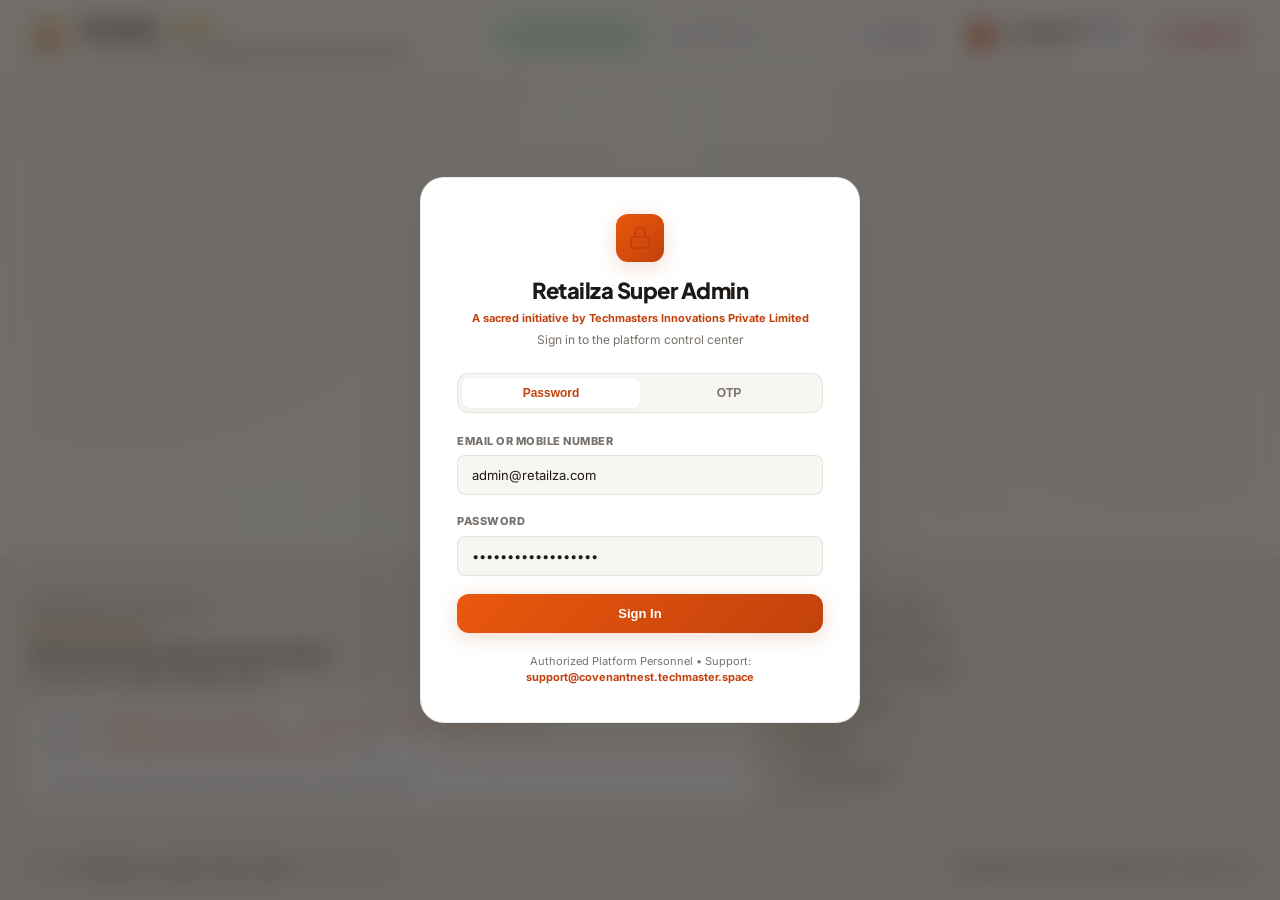
<file: backend/app/static/admin/index.html>
<!DOCTYPE html>
<html lang="en">
<head>
  <meta charset="UTF-8">
  <meta name="viewport" content="width=device-width, initial-scale=1.0">
  <title>Retailza Admin Control Center | Techmasters Innovations</title>
  <meta name="description" content="Retailza Admin Control Center - Techmasters Innovations Private Limited">
  
  <!-- Fonts -->
  <link rel="preconnect" href="https://fonts.googleapis.com">
  <link rel="preconnect" href="https://fonts.gstatic.com" crossorigin>
  <link href="https://fonts.googleapis.com/css2?family=Inter:wght@400;500;600;700&family=Plus+Jakarta+Sans:wght@500;600;700;800&display=swap" rel="stylesheet">
  
  <link rel="icon" type="image/png" href="favicon.png">
  <link rel="stylesheet" href="admin.css">
</head>
<body>

  <!-- Top Navigation Bar -->
  <header class="top-navbar" id="topNavbar">
    <div class="nav-brand-section">
      <div class="brand-logo-wrapper">
        <div class="brand-icon-gem" style="padding: 0; overflow: hidden; border-radius: 8px; display: flex; align-items: center; justify-content: center;">
          <img src="favicon.png" alt="Retailza Logo" style="width: 28px; height: 28px; object-fit: cover; border-radius: 6px;">
        </div>
        <div class="brand-title-group">
          <div class="brand-title-row">
            <span class="brand-name">Retailza</span>
            <span class="brand-tier-tag">ADMIN</span>
          </div>
          <div class="parent-company-badge">
            A sacred initiative by <strong>Techmasters Innovations Private Limited</strong>
          </div>
        </div>
      </div>
    </div>

    <!-- System Status Indicator -->
    <div class="system-status-container">
      <div class="system-health-pill">
        <span class="pulse-indicator">
          <span class="pulse-ring"></span>
          <span class="pulse-dot"></span>
        </span>
        <span class="health-label">System Operational</span>
      </div>
      <div class="clock-pill" id="liveClockDisplay">--:--:-- IST</div>
    </div>

    <!-- User Profile & Session Actions -->
    <div class="nav-actions-section" id="navUserArea">
      <button class="nav-refresh-btn" onclick="loadAllDashboardData()" title="Refresh Data">
        <svg width="14" height="14" viewBox="0 0 24 24" fill="none" stroke="currentColor" stroke-width="2" stroke-linecap="round" stroke-linejoin="round">
          <polyline points="23 4 23 10 17 10"/>
          <polyline points="1 20 1 14 7 14"/>
          <path d="M3.51 9a9 9 0 0 1 14.85-3.36L23 10M1 14l4.64 4.36A9 9 0 0 0 20.49 15"/>
        </svg>
        <span>Refresh</span>
      </button>

      <div class="user-profile-chip" id="userProfileChip">
        <div class="user-avatar-circle" id="userAvatar">SA</div>
        <div class="user-meta">
          <span class="user-email-text" id="adminEmailDisplay">admin@retailza.com</span>
          <span class="user-role-label">SUPER ADMIN</span>
        </div>
      </div>

      <button class="btn-signout" id="btnSignOut" onclick="handleLogout()" title="Sign Out">
        <svg width="14" height="14" viewBox="0 0 24 24" fill="none" stroke="currentColor" stroke-width="2" stroke-linecap="round" stroke-linejoin="round">
          <path d="M9 21H5a2 2 0 0 1-2-2V5a2 2 0 0 1 2-2h4"/>
          <polyline points="16 17 21 12 16 7"/>
          <line x1="21" y1="12" x2="9" y2="12"/>
        </svg>
        <span>Sign Out</span>
      </button>
    </div>
  </header>

  <!-- Navigation Sub-Bar -->
  <nav class="command-subnav" id="commandSubnav" style="display: none;">
    <div class="command-subnav-inner">
      <div class="nav-tabs-group">
        <button class="nav-tab-item active" id="tabBtn-overview" onclick="switchTab('overview')">
          <svg width="15" height="15" viewBox="0 0 24 24" fill="none" stroke="currentColor" stroke-width="2">
            <rect x="3" y="3" width="7" height="7"/>
            <rect x="14" y="3" width="7" height="7"/>
            <rect x="14" y="14" width="7" height="7"/>
            <rect x="3" y="14" width="7" height="7"/>
          </svg>
          <span>Overview</span>
        </button>

        <button class="nav-tab-item" id="tabBtn-stores" onclick="switchTab('stores')">
          <svg width="15" height="15" viewBox="0 0 24 24" fill="none" stroke="currentColor" stroke-width="2">
            <path d="M3 9l9-7 9 7v11a2 2 0 0 1-2 2H5a2 2 0 0 1-2-2z"/>
            <polyline points="9 22 9 12 15 12 15 22"/>
          </svg>
          <span>Stores</span>
          <span class="tab-badge-counter" id="tabStoresCount">0</span>
        </button>

        <button class="nav-tab-item" id="tabBtn-reminders" onclick="switchTab('reminders')">
          <svg width="15" height="15" viewBox="0 0 24 24" fill="none" stroke="currentColor" stroke-width="2">
            <path d="M18 8A6 6 0 0 0 6 8c0 7-3 9-3 9h18s-3-2-3-9"/>
            <path d="M13.73 21a2 2 0 0 1-3.46 0"/>
          </svg>
          <span>Renewals</span>
          <span class="tab-badge-urgent" id="tabExpiringCount">0</span>
        </button>

        <button class="nav-tab-item" id="tabBtn-broadcast" onclick="switchTab('broadcast')">
          <svg width="15" height="15" viewBox="0 0 24 24" fill="none" stroke="currentColor" stroke-width="2">
            <polygon points="11 5 6 9 2 9 2 15 6 15 11 19 11 5"/>
            <path d="M19.07 4.93a10 10 0 0 1 0 14.14"/>
          </svg>
          <span>Announcements</span>
        </button>

        <button class="nav-tab-item" id="tabBtn-payments" onclick="switchTab('payments')">
          <svg width="15" height="15" viewBox="0 0 24 24" fill="none" stroke="currentColor" stroke-width="2">
            <rect x="2" y="4" width="20" height="16" rx="2"/>
            <line x1="2" y1="10" x2="22" y2="10"/>
          </svg>
          <span>UPI Collections</span>
          <span class="tab-badge-counter" id="tabPaymentsCount">0</span>
        </button>
      </div>

      <div class="nav-search-shortcut">
        <div class="search-box-pill" onclick="focusSearch()">
          <svg width="14" height="14" viewBox="0 0 24 24" fill="none" stroke="currentColor" stroke-width="2">
            <circle cx="11" cy="11" r="8"/>
            <line x1="21" y1="21" x2="16.65" y2="16.65"/>
          </svg>
          <span class="search-placeholder">Search stores...</span>
          <kbd class="kbd-badge">Ctrl K</kbd>
        </div>
      </div>
    </div>
  </nav>

  <!-- Main Viewport -->
  <main class="main-content-layout" id="mainDashboard" style="display: none;">

    <!-- TAB 1: OVERVIEW -->
    <section class="tab-pane active" id="tab-overview">
      <div class="page-header-row">
        <div>
          <h1 class="page-title">Platform Overview</h1>
          <p class="page-subtitle">Real-time platform financial collections, active licenses, and merchant growth.</p>
        </div>
        <div class="page-actions-group">
          <button class="btn-action-outline" onclick="switchTab('broadcast')">
            <svg width="14" height="14" viewBox="0 0 24 24" fill="none" stroke="currentColor" stroke-width="2">
              <polygon points="11 5 6 9 2 9 2 15 6 15 11 19 11 5"/>
              <path d="M19.07 4.93a10 10 0 0 1 0 14.14"/>
            </svg>
            <span>New Announcement</span>
          </button>
          <button class="btn-primary" onclick="switchTab('reminders')">
            <svg width="14" height="14" viewBox="0 0 24 24" fill="none" stroke="currentColor" stroke-width="2">
              <path d="M18 8A6 6 0 0 0 6 8c0 7-3 9-3 9h18s-3-2-3-9"/>
              <path d="M13.73 21a2 2 0 0 1-3.46 0"/>
            </svg>
            <span>View Renewals</span>
          </button>
        </div>
      </div>

      <!-- 4 Financial & License KPI Cards -->
      <div class="kpi-cards-grid">
        <div class="kpi-luxury-card revenue-theme">
          <div class="card-accent-bar"></div>
          <div class="kpi-header-row">
            <span class="kpi-label">TOTAL REVENUE</span>
            <div class="kpi-icon-pill">
              <svg width="18" height="18" viewBox="0 0 24 24" fill="none" stroke="currentColor" stroke-width="2">
                <line x1="12" y1="1" x2="12" y2="23"/>
                <path d="M17 5H9.5a3.5 3.5 0 0 0 0 7h5a3.5 3.5 0 0 1 0 7H6"/>
              </svg>
            </div>
          </div>
          <div class="kpi-stat-value" id="kpiRevenue">₹0.00</div>
          <div class="kpi-meta-row">
            <span class="meta-label">All-time payment collections</span>
          </div>
        </div>

        <div class="kpi-luxury-card mrr-theme">
          <div class="card-accent-bar"></div>
          <div class="kpi-header-row">
            <span class="kpi-label">MONTHLY RECURRING REVENUE</span>
            <div class="kpi-icon-pill">
              <svg width="18" height="18" viewBox="0 0 24 24" fill="none" stroke="currentColor" stroke-width="2">
                <polyline points="23 6 13.5 15.5 8.5 10.5 1 18"/>
                <polyline points="17 6 23 6 23 12"/>
              </svg>
            </div>
          </div>
          <div class="kpi-stat-value" id="kpiMRR">₹0.00</div>
          <div class="kpi-meta-row">
            <span class="meta-label">Current monthly projected run-rate</span>
          </div>
        </div>

        <div class="kpi-luxury-card stores-theme">
          <div class="card-accent-bar"></div>
          <div class="kpi-header-row">
            <span class="kpi-label">REGISTERED STORES</span>
            <div class="kpi-icon-pill">
              <svg width="18" height="18" viewBox="0 0 24 24" fill="none" stroke="currentColor" stroke-width="2">
                <path d="M3 9l9-7 9 7v11a2 2 0 0 1-2 2H5a2 2 0 0 1-2-2z"/>
              </svg>
            </div>
          </div>
          <div class="kpi-stat-value" id="kpiStores">0</div>
          <div class="kpi-meta-row">
            <span class="meta-label"><span id="kpiTodaySignups">0</span> registered today • <span id="kpiWeekSignups">0</span> this week</span>
          </div>
        </div>

        <div class="kpi-luxury-card active-theme">
          <div class="card-accent-bar"></div>
          <div class="kpi-header-row">
            <span class="kpi-label">ACTIVE LICENSES</span>
            <div class="kpi-icon-pill">
              <svg width="18" height="18" viewBox="0 0 24 24" fill="none" stroke="currentColor" stroke-width="2">
                <path d="M22 11.08V12a10 10 0 1 1-5.93-9.14"/>
                <polyline points="22 4 12 14.01 9 11.01"/>
              </svg>
            </div>
          </div>
          <div class="kpi-stat-value" id="kpiActiveSubs">0</div>
          <div class="kpi-meta-row">
            <span class="meta-label">Stores with active subscription access</span>
          </div>
        </div>
      </div>

      <!-- Subscription Status Breakdown -->
      <div class="glass-panel-card" style="margin-top: 24px;">
        <div class="panel-header">
          <div>
            <h2 class="panel-title">Subscription Status Breakdown</h2>
            <p class="panel-subtitle">Live distribution across registered store licenses</p>
          </div>
        </div>

        <div class="progress-bar-composite">
          <div class="progress-segment seg-active" id="barSegActive" style="width: 25%;" title="Active"></div>
          <div class="progress-segment seg-expiring" id="barSegExpiring" style="width: 25%;" title="Expiring Soon"></div>
          <div class="progress-segment seg-expired" id="barSegExpired" style="width: 25%;" title="Expired"></div>
          <div class="progress-segment seg-pending" id="barSegPending" style="width: 25%;" title="Pending"></div>
        </div>

        <div class="legend-grid">
          <div class="legend-item">
            <div class="legend-badge active"></div>
            <div>
              <div class="legend-num" id="statActive">0</div>
              <div class="legend-label">Active</div>
            </div>
          </div>
          <div class="legend-item">
            <div class="legend-badge expiring"></div>
            <div>
              <div class="legend-num" id="statExpiring">0</div>
              <div class="legend-label">Expiring Soon (&le; 3 days)</div>
            </div>
          </div>
          <div class="legend-item">
            <div class="legend-badge expired"></div>
            <div>
              <div class="legend-num" id="statExpired">0</div>
              <div class="legend-label">Expired</div>
            </div>
          </div>
          <div class="legend-item">
            <div class="legend-badge pending"></div>
            <div>
              <div class="legend-num" id="statPending">0</div>
              <div class="legend-label">Pending Activation</div>
            </div>
          </div>
        </div>
      </div>
    </section>

    <!-- TAB 2: STORES DIRECTORY -->
    <section class="tab-pane" id="tab-stores" style="display: none;">
      <div class="glass-panel-card">
        <div class="table-control-header">
          <div>
            <h2 class="section-title">Stores Directory</h2>
            <p class="section-subtitle">Registered merchant details, subscription status, and billing volumes.</p>
          </div>

          <div class="table-actions-row">
            <div class="search-input-wrapper">
              <svg width="14" height="14" viewBox="0 0 24 24" fill="none" stroke="currentColor" stroke-width="2">
                <circle cx="11" cy="11" r="8"/>
                <line x1="21" y1="21" x2="16.65" y2="16.65"/>
              </svg>
              <input type="text" id="storeSearchInput" placeholder="Search by store name, owner, phone, email, city..." oninput="handleSearchInput(event)">
              <button class="clear-search-btn" id="btnClearSearch" onclick="clearSearch()" style="display: none;">Clear</button>
            </div>

            <div class="filter-pills-bar">
              <button class="filter-pill active" data-filter="ALL" onclick="setFilter('ALL')">All</button>
              <button class="filter-pill" data-filter="ACTIVE" onclick="setFilter('ACTIVE')">Active</button>
              <button class="filter-pill" data-filter="EXPIRING" onclick="setFilter('EXPIRING')">Expiring Soon</button>
              <button class="filter-pill" data-filter="EXPIRED" onclick="setFilter('EXPIRED')">Expired</button>
              <button class="filter-pill" data-filter="PENDING" onclick="setFilter('PENDING')">Pending</button>
            </div>
          </div>
        </div>

        <div class="table-responsive-wrapper">
          <table class="enterprise-table" id="shopsTable">
            <thead>
              <tr>
                <th>STORE</th>
                <th>OWNER &amp; CONTACT</th>
                <th>LOCATION</th>
                <th>REGISTERED</th>
                <th>STATUS</th>
                <th>EXPIRES</th>
                <th>SALES VOLUME</th>
                <th style="text-align: right;">ACTIONS</th>
              </tr>
            </thead>
            <tbody id="shopsTableBody">
              <tr>
                <td colspan="8" class="table-state-cell">Loading stores...</td>
              </tr>
            </tbody>
          </table>
        </div>

        <div class="table-footer-bar">
          <div class="table-counter-text" id="tableResultsCount">Showing 0 stores</div>
        </div>
      </div>
    </section>

    <!-- TAB 3: RENEWALS -->
    <section class="tab-pane" id="tab-reminders" style="display: none;">
      <div class="glass-panel-card">
        <div class="panel-header">
          <div>
            <h2 class="section-title">Subscription Renewals</h2>
            <p class="section-subtitle">Stores requiring subscription renewal or license extension.</p>
          </div>
          <button class="btn-primary" onclick="sendBulkReminders()">
            <svg width="14" height="14" viewBox="0 0 24 24" fill="none" stroke="currentColor" stroke-width="2">
              <line x1="22" y1="2" x2="11" y2="13"/>
              <polygon points="22 2 15 22 11 13 2 9 22 2"/>
            </svg>
            <span>Send All Reminders</span>
          </button>
        </div>

        <div class="reminders-container" id="remindersList">
          <div class="table-state-cell">Checking expiring stores...</div>
        </div>
      </div>
    </section>

    <!-- TAB 4: ANNOUNCEMENTS -->
    <section class="tab-pane" id="tab-broadcast" style="display: none;">
      <div class="broadcast-layout-grid">
        <!-- Left: Broadcast Composer -->
        <div class="glass-panel-card">
          <div class="panel-header">
            <div>
              <h2 class="section-title">New Announcement</h2>
              <p class="section-subtitle">Broadcast messages directly to mobile merchant applications.</p>
            </div>
          </div>

          <form id="announcementForm" onsubmit="handleCreateAnnouncement(event)">
            <div class="form-group">
              <label for="annTitle">TITLE</label>
              <input type="text" id="annTitle" class="form-control" required placeholder="Announcement headline">
            </div>

            <div class="form-group">
              <label for="annTag">CATEGORY</label>
              <select id="annTag" class="form-control">
                <option value="FEATURE">Feature</option>
                <option value="UPDATE">System Update</option>
                <option value="OFFER">Special Offer</option>
                <option value="ALERT">Notice</option>
              </select>
            </div>

            <div class="form-group">
              <label for="annMessage">MESSAGE</label>
              <textarea id="annMessage" class="form-control" rows="4" required placeholder="Announcement message text for merchants..."></textarea>
            </div>

            <div class="form-group">
              <label for="annUrl">LINK URL (OPTIONAL)</label>
              <input type="url" id="annUrl" class="form-control" placeholder="https://retailza.com/notice">
            </div>

            <button type="submit" class="btn-primary" style="width: 100%; padding: 12px; margin-top: 8px;">
              <span>Publish Announcement</span>
            </button>
          </form>
        </div>

        <!-- Right: Published Announcements List -->
        <div class="glass-panel-card">
          <div class="panel-header">
            <div>
              <h2 class="section-title">Published Announcements</h2>
              <p class="section-subtitle">Active and past announcements broadcasted to stores.</p>
            </div>
          </div>

          <div id="announcementsHistoryList">
            <div class="table-state-cell">Loading announcements...</div>
          </div>
        </div>
      </div>
    </section>

    <!-- TAB 5: UPI COLLECTIONS -->
    <section class="tab-pane" id="tab-payments" style="display: none;">
      <div class="page-header-row">
        <div>
          <h1 class="page-title">UPI Direct Collections</h1>
          <p class="page-subtitle">Incoming ₹49.00 SaaS subscription payments received directly on UPI (sachin.pratik97-1@okaxis).</p>
        </div>
        <div class="page-actions-group">
          <button class="btn-action-outline" onclick="loadPayments()">
            <svg width="14" height="14" viewBox="0 0 24 24" fill="none" stroke="currentColor" stroke-width="2">
              <path d="M23 4v6h-6"/>
              <path d="M20.49 15a9 9 0 1 1-2.12-9.36L23 10"/>
            </svg>
            <span>Refresh</span>
          </button>
        </div>
      </div>

      <div class="glass-panel-card" style="margin-top: 16px;">
        <div class="table-responsive-wrapper">
          <table class="data-table">
            <thead>
              <tr>
                <th>DATE &amp; TIME</th>
                <th>STORE &amp; OWNER</th>
                <th>MOBILE</th>
                <th>AMOUNT</th>
                <th>UPI REF / UTR</th>
                <th>STATUS</th>
              </tr>
            </thead>
            <tbody id="paymentsTableBody">
              <tr>
                <td colspan="6" class="table-state-cell">Loading UPI payments...</td>
              </tr>
            </tbody>
          </table>
        </div>
      </div>
    </section>
  </main>

  <!-- Corporate Footer -->
  <footer class="corporate-footer" id="corporateFooter">
    <div class="footer-container">
      <div class="footer-grid">
        <!-- Col 1: Parent Company Entity & Contact -->
        <div class="footer-col col-corporate">
          <h4 class="footer-heading">ENGINEERED &amp; OPERATED BY</h4>
          <div class="sacred-initiative-badge">A sacred initiative by</div>
          <div class="company-name-highlight">Techmasters Innovations Private Limited</div>
          <p class="company-address-text">
            Headquartered in <strong>Bidar, Karnataka, India.</strong>
          </p>
          
          <div class="footer-contact-box">
            <div class="contact-row">
              <span class="contact-label">Contact:</span>
              <a href="mailto:info@techmastersinnovations.in" class="contact-link">info@techmastersinnovations.in</a>
              <span class="contact-divider">|</span>
              <a href="mailto:techmastersinnovations@gmail.com" class="contact-link">techmastersinnovations@gmail.com</a>
              <button class="btn-copy-email" onclick="copyTextToClipboard('info@techmastersinnovations.in')" title="Copy Email">Copy</button>
            </div>
            <div class="contact-row">
              <span class="contact-label">Support:</span>
              <a href="mailto:support@covenantnest.techmaster.space" class="contact-link">support@covenantnest.techmaster.space</a>
              <button class="btn-copy-email" onclick="copyTextToClipboard('support@covenantnest.techmaster.space')" title="Copy Support Email">Copy</button>
            </div>
            <div class="corporate-copy-subnote">
              &copy; 2026 Techmasters Innovations Private Limited. All rights reserved.
            </div>
          </div>
        </div>

        <!-- Col 2: Platform Resources -->
        <div class="footer-col col-links">
          <h4 class="footer-heading">PLATFORM RESOURCES</h4>
          <ul class="footer-links-list">
            <li><a href="/docs" target="_blank">API Documentation (/docs)</a></li>
            <li><a href="/api/health" target="_blank">System Health (/api/health)</a></li>
            <li><a href="javascript:void(0)" onclick="switchTab('stores')">Stores Directory</a></li>
            <li><a href="javascript:void(0)" onclick="switchTab('reminders')">Renewals</a></li>
            <li><a href="javascript:void(0)" onclick="switchTab('broadcast')">Announcements</a></li>
          </ul>
        </div>
      </div>

      <!-- Footer Bottom Copyright Bar -->
      <div class="footer-bottom-bar">
        <div class="copyright-text">
          &copy; 2026 <strong>Techmasters Innovations Private Limited</strong>. All rights reserved.
        </div>
        <div class="bottom-system-tags">
          <span class="tag-system">Headquartered in Bidar, Karnataka, India</span>
          <span class="tag-system">Build: v1.4.2</span>
        </div>
      </div>
    </div>
  </footer>

  <!-- MODAL: SUPER ADMIN AUTHENTICATION -->
  <div class="modal-backdrop-overlay" id="loginModal">
    <div class="auth-dialog-card">
      <div class="dialog-header-area">
        <div class="auth-logo-badge">
          <svg width="24" height="24" viewBox="0 0 24 24" fill="none" stroke="#C2410C" stroke-width="2">
            <rect x="3" y="11" width="18" height="11" rx="2" ry="2"/>
            <path d="M7 11V7a5 5 0 0 1 10 0v4"/>
          </svg>
        </div>
        <h2 class="dialog-title">Retailza Super Admin</h2>
        <div class="dialog-company-subtitle">A sacred initiative by <strong>Techmasters Innovations Private Limited</strong></div>
        <p class="dialog-tagline">Sign in to the platform control center</p>
      </div>

      <!-- Auth Mode Switcher -->
      <div class="auth-toggle-pill">
        <button id="authTabPassword" type="button" class="toggle-btn active" onclick="setLoginMode('password')">Password</button>
        <button id="authTabOtp" type="button" class="toggle-btn" onclick="setLoginMode('otp')">OTP</button>
      </div>

      <!-- Password Login Form -->
      <form id="passwordLoginForm" onsubmit="handlePasswordLogin(event)">
        <div class="form-group">
          <label for="loginIdentifier">EMAIL OR MOBILE NUMBER</label>
          <input type="text" id="loginIdentifier" class="form-control" value="admin@retailza.com" required placeholder="admin@retailza.com or mobile number">
        </div>
        <div class="form-group">
          <label for="loginPassword">PASSWORD</label>
          <input type="password" id="loginPassword" class="form-control" value="Admin@Retailza2026" required placeholder="Password">
        </div>
        <button type="submit" class="btn-primary" style="width: 100%; padding: 12px; margin-top: 8px;">
          <span>Sign In</span>
        </button>
      </form>

      <!-- OTP Login Form -->
      <form id="otpLoginForm" onsubmit="handleOtpLogin(event)" style="display: none;">
        <div class="form-group">
          <label for="otpIdentifier">EMAIL OR MOBILE NUMBER</label>
          <input type="text" id="otpIdentifier" class="form-control" value="admin@retailza.com" required placeholder="admin@retailza.com or mobile number">
        </div>
        <div id="otpInputGroup" class="form-group" style="display: none;">
          <label for="otpCode">OTP CODE</label>
          <input type="text" id="otpCode" class="form-control" maxlength="6" placeholder="Enter OTP">
          <span class="debug-otp-hint" id="debugOtpHint"></span>
        </div>
        <button type="button" id="btnRequestOtp" class="btn-action-outline" style="width: 100%; padding: 12px; justify-content: center; margin-top: 8px;" onclick="requestAdminOtp()">
          <span>Request OTP</span>
        </button>
        <button type="submit" id="btnVerifyOtp" class="btn-primary" style="width: 100%; padding: 12px; margin-top: 8px; display: none;">
          <span>Verify &amp; Sign In</span>
        </button>
      </form>

      <div class="dialog-footer-note">
        Authorized Platform Personnel • Support: <a href="mailto:support@covenantnest.techmaster.space">support@covenantnest.techmaster.space</a>
      </div>
    </div>
  </div>

  <!-- Toast Container -->
  <div id="toastContainer" class="toast-stack-container"></div>

  <script src="admin.js"></script>
</body>
</html>
</file>
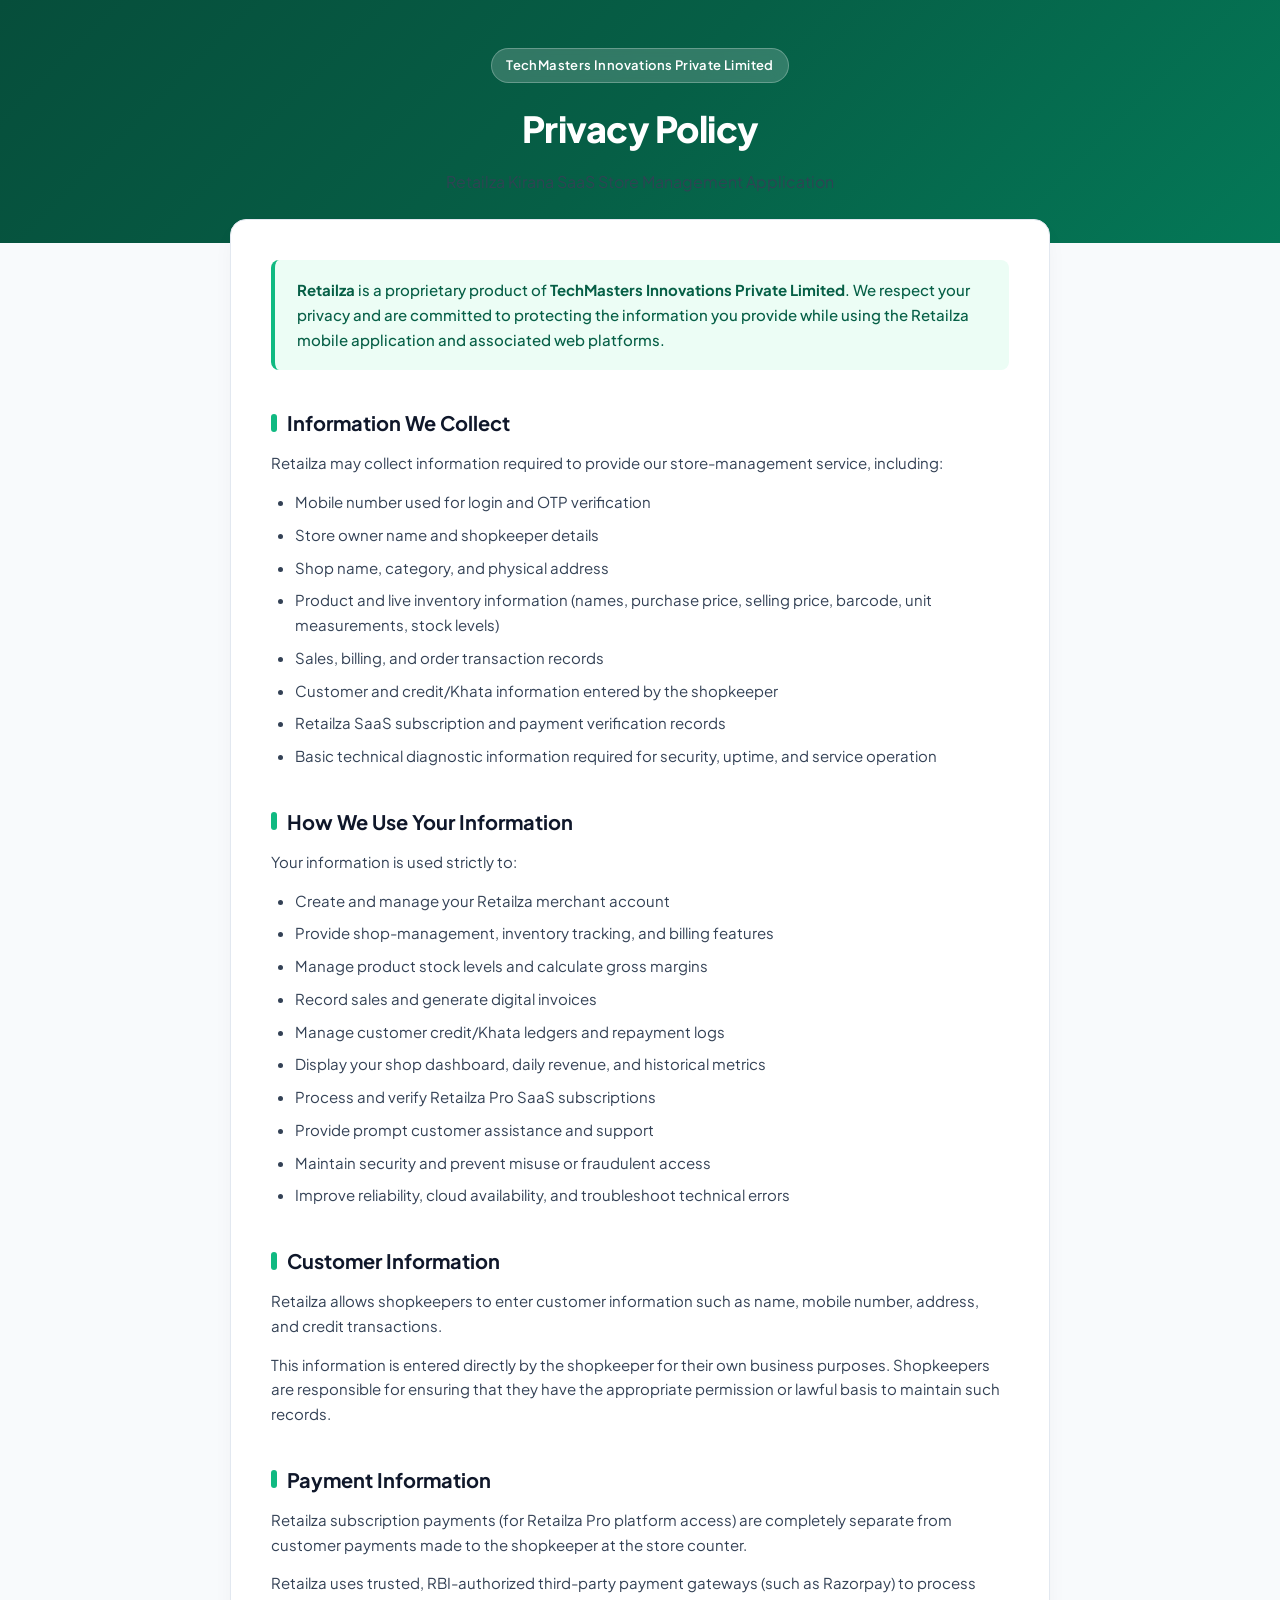
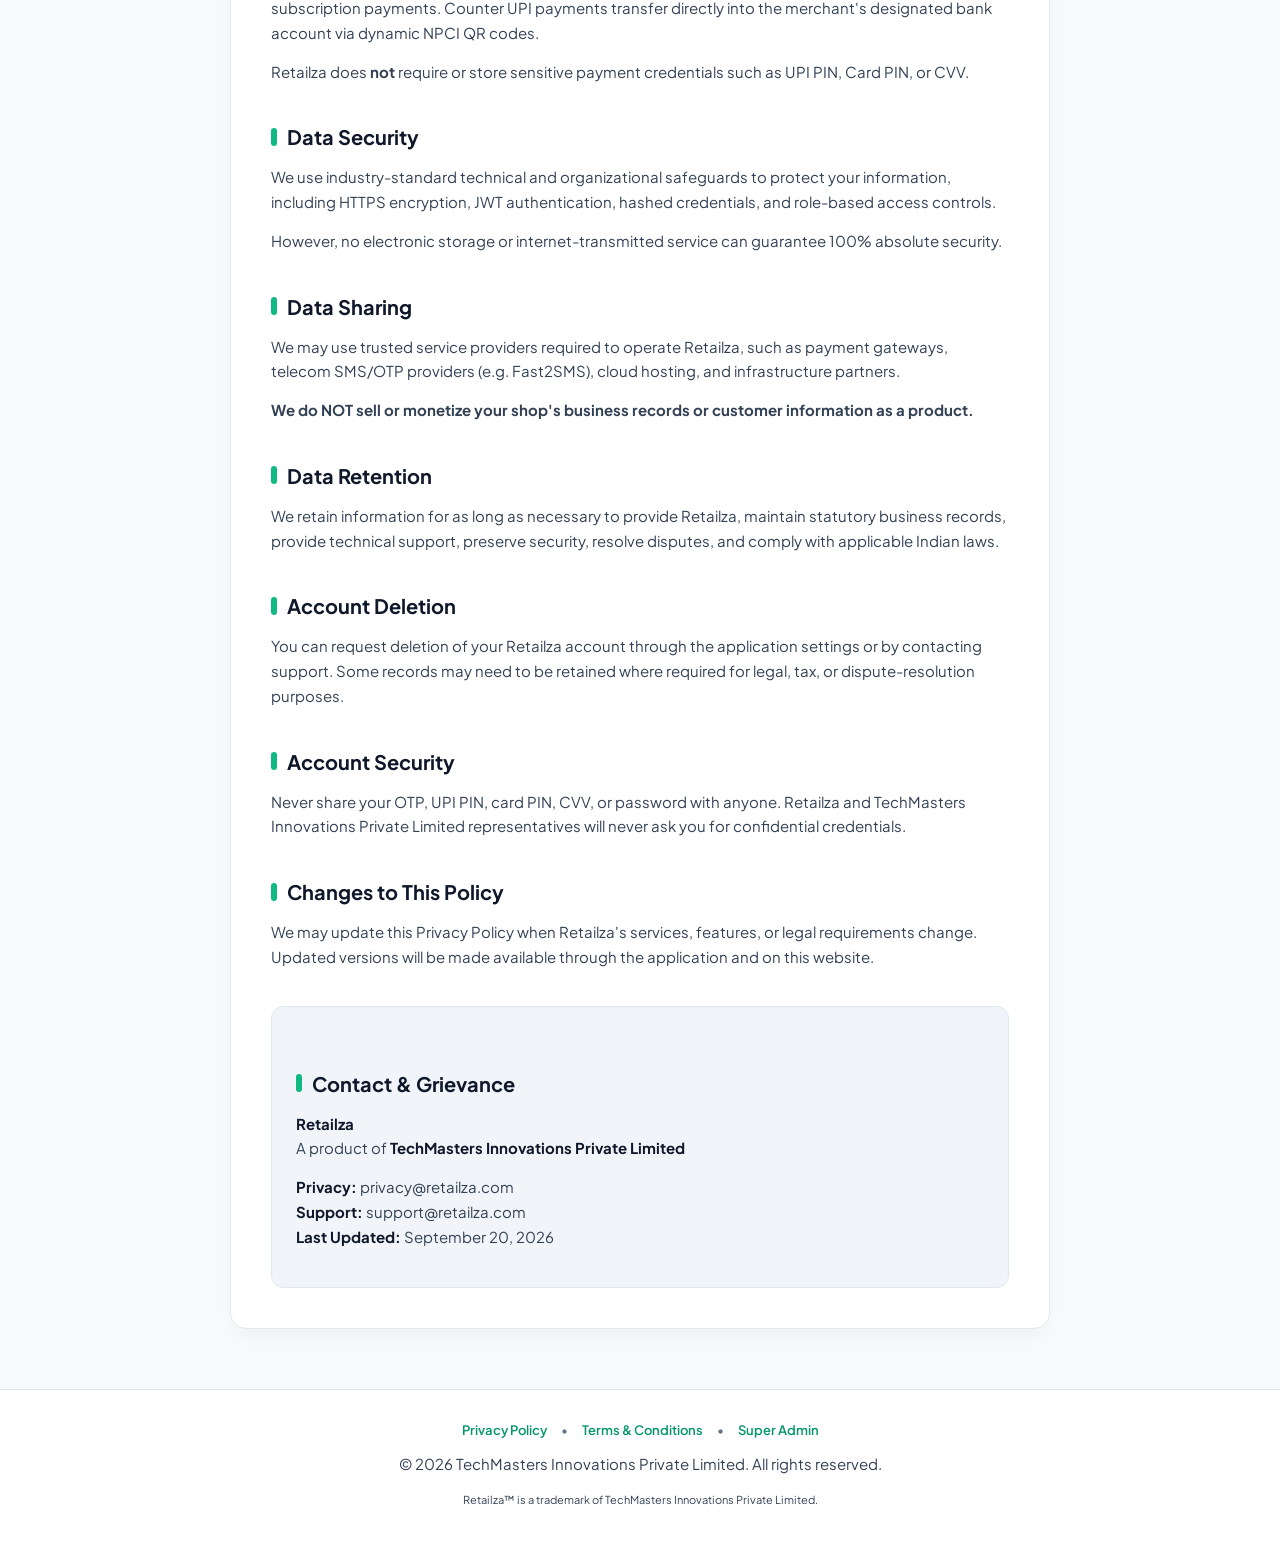
<file: backend/app/static/privacy.html>
<!DOCTYPE html>
<html lang="en">
<head>
  <meta charset="UTF-8">
  <meta name="viewport" content="width=device-width, initial-scale=1.0">
  <title>Privacy Policy - Retailza | TechMasters Innovations Private Limited</title>
  <link rel="preconnect" href="https://fonts.googleapis.com">
  <link rel="preconnect" href="https://fonts.gstatic.com" crossorigin>
  <link href="https://fonts.googleapis.com/css2?family=Plus+Jakarta+Sans:wght@400;500;600;700;800&display=swap" rel="stylesheet">
  <style>
    :root {
      --primary: #10b981;
      --primary-dark: #059669;
      --primary-light: #ecfdf5;
      --text-main: #0f172a;
      --text-muted: #64748b;
      --bg: #f8fafc;
      --surface: #ffffff;
      --border: #e2e8f0;
      --radius: 16px;
    }
    * { box-sizing: border-box; margin: 0; padding: 0; }
    body {
      font-family: 'Plus Jakarta Sans', sans-serif;
      background-color: var(--bg);
      color: var(--text-main);
      line-height: 1.65;
      padding: 0;
      margin: 0;
    }
    header {
      background: linear-gradient(135deg, #064e3b 0%, #065f46 50%, #047857 100%);
      color: #ffffff;
      padding: 48px 24px;
      text-align: center;
    }
    .badge {
      display: inline-block;
      background: rgba(255, 255, 255, 0.18);
      backdrop-filter: blur(8px);
      padding: 6px 14px;
      border-radius: 9999px;
      font-size: 13px;
      font-weight: 600;
      letter-spacing: 0.4px;
      margin-bottom: 16px;
      border: 1px solid rgba(255, 255, 255, 0.25);
    }
    h1 {
      font-size: 36px;
      font-weight: 800;
      letter-spacing: -0.5px;
      margin-bottom: 10px;
    }
    .subtitle {
      font-size: 16px;
      opacity: 0.9;
      max-width: 600px;
      margin: 0 auto;
    }
    .container {
      max-width: 860px;
      margin: -24px auto 60px auto;
      padding: 0 20px;
    }
    .content-card {
      background: var(--surface);
      border-radius: var(--radius);
      border: 1px solid var(--border);
      box-shadow: 0 10px 25px -5px rgba(0, 0, 0, 0.05);
      padding: 40px;
    }
    .intro-box {
      background: var(--primary-light);
      border-left: 4px solid var(--primary);
      padding: 18px 22px;
      border-radius: 8px;
      margin-bottom: 32px;
      font-size: 15px;
      color: #065f46;
      font-weight: 500;
    }
    h2 {
      font-size: 20px;
      font-weight: 700;
      color: var(--text-main);
      margin-top: 36px;
      margin-bottom: 12px;
      display: flex;
      align-items: center;
      gap: 10px;
    }
    h2::before {
      content: "";
      display: inline-block;
      width: 6px;
      height: 18px;
      background: var(--primary);
      border-radius: 4px;
    }
    p {
      margin-bottom: 14px;
      color: #334155;
      font-size: 15px;
    }
    ul {
      margin: 12px 0 20px 24px;
      color: #334155;
      font-size: 15px;
    }
    li {
      margin-bottom: 8px;
    }
    .contact-box {
      background: #f1f5f9;
      border-radius: 12px;
      padding: 24px;
      margin-top: 36px;
      border: 1px solid var(--border);
    }
    .contact-box strong {
      color: var(--text-main);
    }
    footer {
      text-align: center;
      padding: 30px 20px;
      color: var(--text-muted);
      font-size: 13px;
      border-top: 1px solid var(--border);
      background: var(--surface);
    }
    .nav-links {
      margin-bottom: 10px;
    }
    .nav-links a {
      color: var(--primary-dark);
      text-decoration: none;
      font-weight: 600;
      margin: 0 12px;
    }
    .nav-links a:hover {
      text-decoration: underline;
    }
  </style>
</head>
<body>

<header>
  <div class="badge">TechMasters Innovations Private Limited</div>
  <h1>Privacy Policy</h1>
  <p class="subtitle">Retailza Kirana SaaS Store Management Application</p>
</header>

<div class="container">
  <div class="content-card">
    <div class="intro-box">
      <strong>Retailza</strong> is a proprietary product of <strong>TechMasters Innovations Private Limited</strong>. We respect your privacy and are committed to protecting the information you provide while using the Retailza mobile application and associated web platforms.
    </div>

    <h2>Information We Collect</h2>
    <p>Retailza may collect information required to provide our store-management service, including:</p>
    <ul>
      <li>Mobile number used for login and OTP verification</li>
      <li>Store owner name and shopkeeper details</li>
      <li>Shop name, category, and physical address</li>
      <li>Product and live inventory information (names, purchase price, selling price, barcode, unit measurements, stock levels)</li>
      <li>Sales, billing, and order transaction records</li>
      <li>Customer and credit/Khata information entered by the shopkeeper</li>
      <li>Retailza SaaS subscription and payment verification records</li>
      <li>Basic technical diagnostic information required for security, uptime, and service operation</li>
    </ul>

    <h2>How We Use Your Information</h2>
    <p>Your information is used strictly to:</p>
    <ul>
      <li>Create and manage your Retailza merchant account</li>
      <li>Provide shop-management, inventory tracking, and billing features</li>
      <li>Manage product stock levels and calculate gross margins</li>
      <li>Record sales and generate digital invoices</li>
      <li>Manage customer credit/Khata ledgers and repayment logs</li>
      <li>Display your shop dashboard, daily revenue, and historical metrics</li>
      <li>Process and verify Retailza Pro SaaS subscriptions</li>
      <li>Provide prompt customer assistance and support</li>
      <li>Maintain security and prevent misuse or fraudulent access</li>
      <li>Improve reliability, cloud availability, and troubleshoot technical errors</li>
    </ul>

    <h2>Customer Information</h2>
    <p>Retailza allows shopkeepers to enter customer information such as name, mobile number, address, and credit transactions.</p>
    <p>This information is entered directly by the shopkeeper for their own business purposes. Shopkeepers are responsible for ensuring that they have the appropriate permission or lawful basis to maintain such records.</p>

    <h2>Payment Information</h2>
    <p>Retailza subscription payments (for Retailza Pro platform access) are completely separate from customer payments made to the shopkeeper at the store counter.</p>
    <p>Retailza uses trusted, RBI-authorized third-party payment gateways (such as Razorpay) to process subscription payments. Counter UPI payments transfer directly into the merchant's designated bank account via dynamic NPCI QR codes.</p>
    <p>Retailza does <strong>not</strong> require or store sensitive payment credentials such as UPI PIN, Card PIN, or CVV.</p>

    <h2>Data Security</h2>
    <p>We use industry-standard technical and organizational safeguards to protect your information, including HTTPS encryption, JWT authentication, hashed credentials, and role-based access controls.</p>
    <p>However, no electronic storage or internet-transmitted service can guarantee 100% absolute security.</p>

    <h2>Data Sharing</h2>
    <p>We may use trusted service providers required to operate Retailza, such as payment gateways, telecom SMS/OTP providers (e.g. Fast2SMS), cloud hosting, and infrastructure partners.</p>
    <p><strong>We do NOT sell or monetize your shop's business records or customer information as a product.</strong></p>

    <h2>Data Retention</h2>
    <p>We retain information for as long as necessary to provide Retailza, maintain statutory business records, provide technical support, preserve security, resolve disputes, and comply with applicable Indian laws.</p>

    <h2>Account Deletion</h2>
    <p>You can request deletion of your Retailza account through the application settings or by contacting support. Some records may need to be retained where required for legal, tax, or dispute-resolution purposes.</p>

    <h2>Account Security</h2>
    <p>Never share your OTP, UPI PIN, card PIN, CVV, or password with anyone. Retailza and TechMasters Innovations Private Limited representatives will never ask you for confidential credentials.</p>

    <h2>Changes to This Policy</h2>
    <p>We may update this Privacy Policy when Retailza's services, features, or legal requirements change. Updated versions will be made available through the application and on this website.</p>

    <div class="contact-box">
      <h2>Contact & Grievance</h2>
      <p><strong>Retailza</strong><br>A product of <strong>TechMasters Innovations Private Limited</strong></p>
      <p><strong>Privacy:</strong> privacy@retailza.com<br>
         <strong>Support:</strong> support@retailza.com<br>
         <strong>Last Updated:</strong> September 20, 2026</p>
    </div>
  </div>
</div>

<footer>
  <div class="nav-links">
    <a href="/privacy">Privacy Policy</a> •
    <a href="/terms">Terms & Conditions</a> •
    <a href="/admin">Super Admin</a>
  </div>
  <p>© 2026 TechMasters Innovations Private Limited. All rights reserved.</p>
  <p style="font-size: 11px; margin-top: 4px;">Retailza™ is a trademark of TechMasters Innovations Private Limited.</p>
</footer>

</body>
</html>
</file>
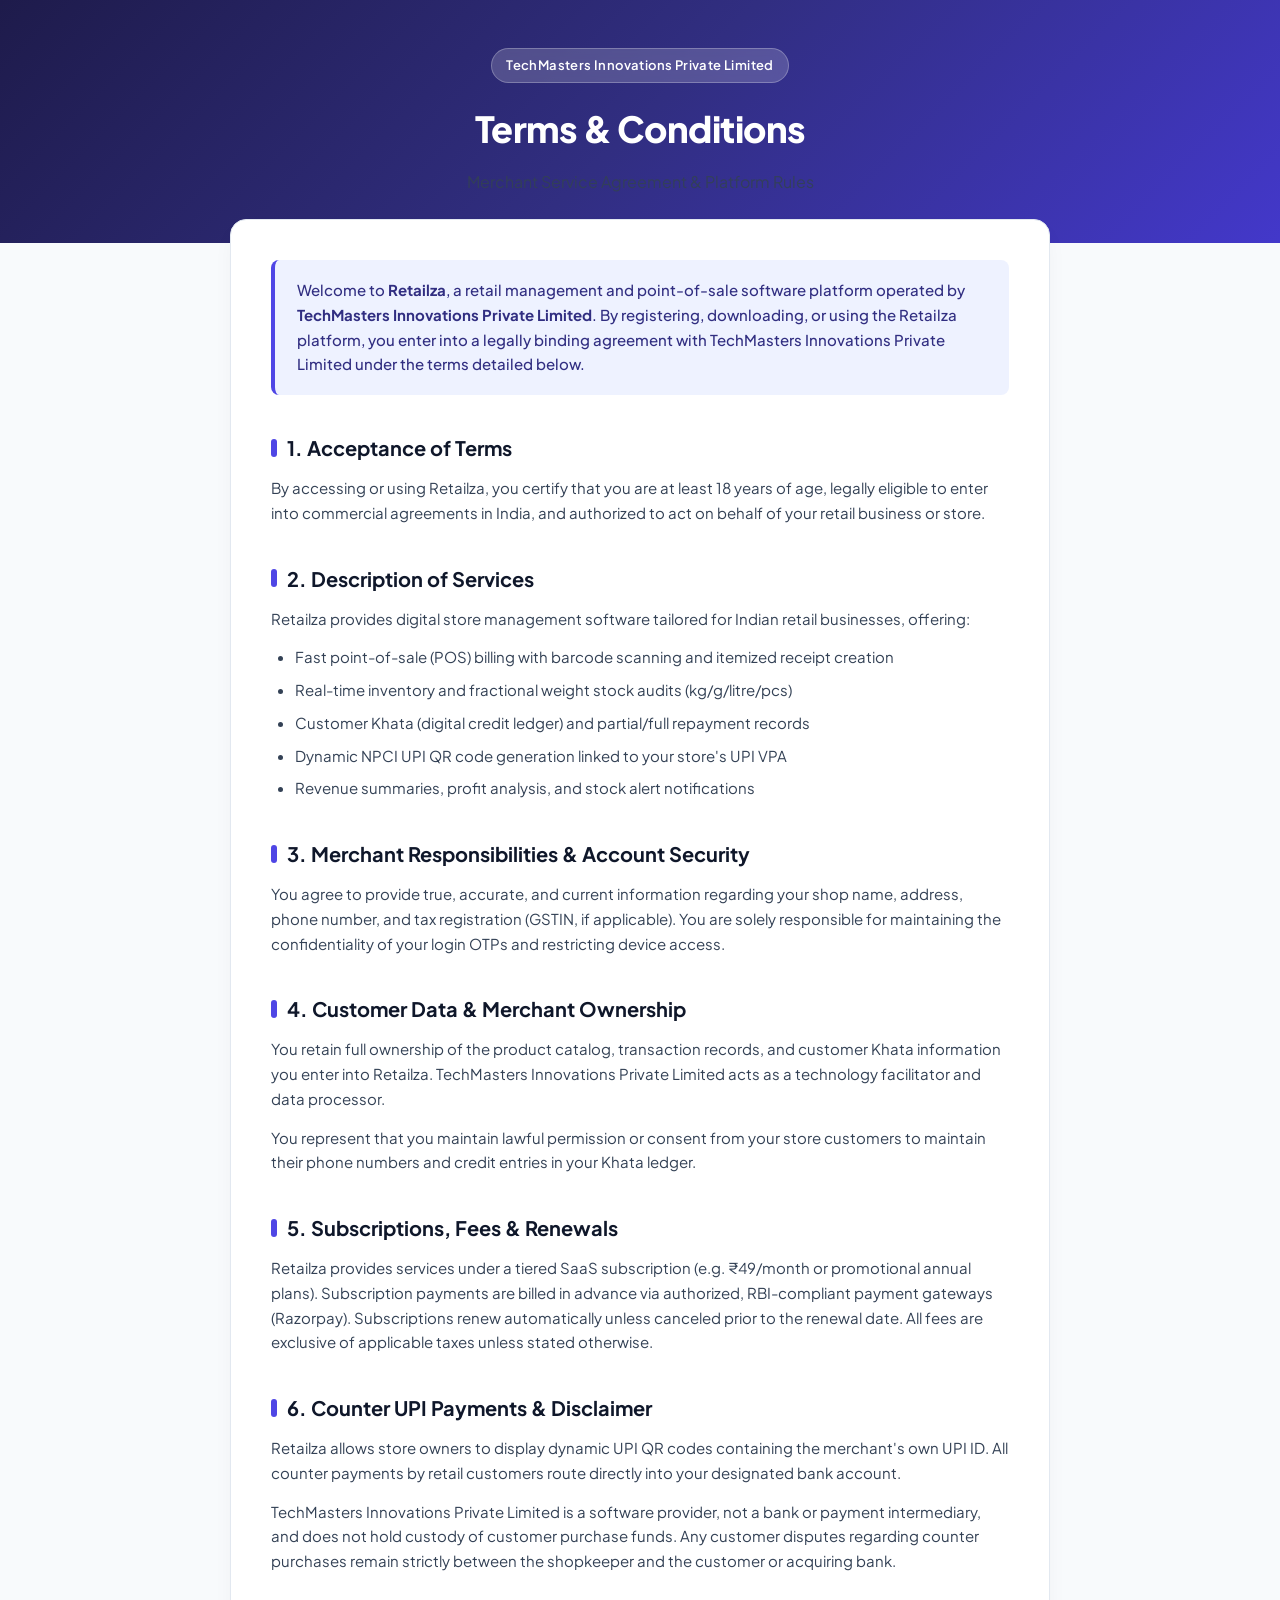
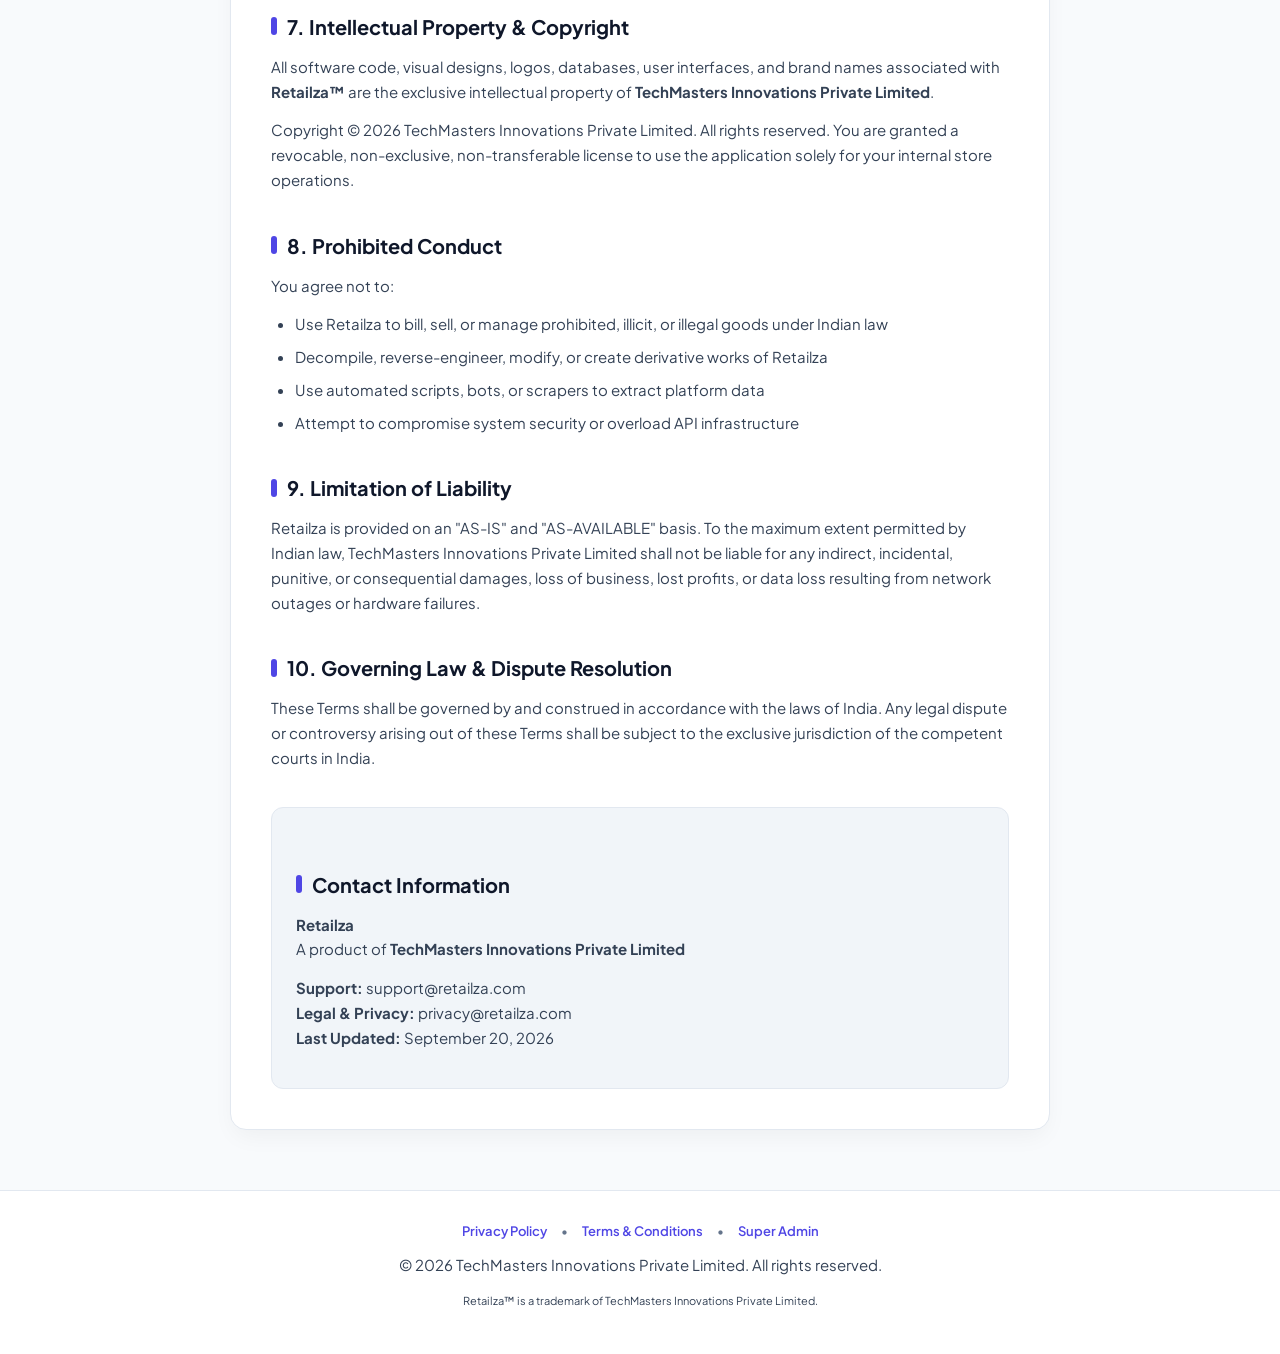
<file: backend/app/static/terms.html>
<!DOCTYPE html>
<html lang="en">
<head>
  <meta charset="UTF-8">
  <meta name="viewport" content="width=device-width, initial-scale=1.0">
  <title>Terms & Conditions - Retailza | TechMasters Innovations Private Limited</title>
  <link rel="preconnect" href="https://fonts.googleapis.com">
  <link rel="preconnect" href="https://fonts.gstatic.com" crossorigin>
  <link href="https://fonts.googleapis.com/css2?family=Plus+Jakarta+Sans:wght@400;500;600;700;800&display=swap" rel="stylesheet">
  <style>
    :root {
      --primary: #10b981;
      --primary-dark: #059669;
      --primary-light: #ecfdf5;
      --text-main: #0f172a;
      --text-muted: #64748b;
      --bg: #f8fafc;
      --surface: #ffffff;
      --border: #e2e8f0;
      --radius: 16px;
    }
    * { box-sizing: border-box; margin: 0; padding: 0; }
    body {
      font-family: 'Plus Jakarta Sans', sans-serif;
      background-color: var(--bg);
      color: var(--text-main);
      line-height: 1.65;
      padding: 0;
      margin: 0;
    }
    header {
      background: linear-gradient(135deg, #1e1b4b 0%, #312e81 50%, #4338ca 100%);
      color: #ffffff;
      padding: 48px 24px;
      text-align: center;
    }
    .badge {
      display: inline-block;
      background: rgba(255, 255, 255, 0.18);
      backdrop-filter: blur(8px);
      padding: 6px 14px;
      border-radius: 9999px;
      font-size: 13px;
      font-weight: 600;
      letter-spacing: 0.4px;
      margin-bottom: 16px;
      border: 1px solid rgba(255, 255, 255, 0.25);
    }
    h1 {
      font-size: 36px;
      font-weight: 800;
      letter-spacing: -0.5px;
      margin-bottom: 10px;
    }
    .subtitle {
      font-size: 16px;
      opacity: 0.9;
      max-width: 600px;
      margin: 0 auto;
    }
    .container {
      max-width: 860px;
      margin: -24px auto 60px auto;
      padding: 0 20px;
    }
    .content-card {
      background: var(--surface);
      border-radius: var(--radius);
      border: 1px solid var(--border);
      box-shadow: 0 10px 25px -5px rgba(0, 0, 0, 0.05);
      padding: 40px;
    }
    .intro-box {
      background: #eef2ff;
      border-left: 4px solid #4f46e5;
      padding: 18px 22px;
      border-radius: 8px;
      margin-bottom: 32px;
      font-size: 15px;
      color: #312e81;
      font-weight: 500;
    }
    h2 {
      font-size: 20px;
      font-weight: 700;
      color: var(--text-main);
      margin-top: 36px;
      margin-bottom: 12px;
      display: flex;
      align-items: center;
      gap: 10px;
    }
    h2::before {
      content: "";
      display: inline-block;
      width: 6px;
      height: 18px;
      background: #4f46e5;
      border-radius: 4px;
    }
    p {
      margin-bottom: 14px;
      color: #334155;
      font-size: 15px;
    }
    ul {
      margin: 12px 0 20px 24px;
      color: #334155;
      font-size: 15px;
    }
    li {
      margin-bottom: 8px;
    }
    .contact-box {
      background: #f1f5f9;
      border-radius: 12px;
      padding: 24px;
      margin-top: 36px;
      border: 1px solid var(--border);
    }
    footer {
      text-align: center;
      padding: 30px 20px;
      color: var(--text-muted);
      font-size: 13px;
      border-top: 1px solid var(--border);
      background: var(--surface);
    }
    .nav-links {
      margin-bottom: 10px;
    }
    .nav-links a {
      color: #4f46e5;
      text-decoration: none;
      font-weight: 600;
      margin: 0 12px;
    }
    .nav-links a:hover {
      text-decoration: underline;
    }
  </style>
</head>
<body>

<header>
  <div class="badge">TechMasters Innovations Private Limited</div>
  <h1>Terms & Conditions</h1>
  <p class="subtitle">Merchant Service Agreement & Platform Rules</p>
</header>

<div class="container">
  <div class="content-card">
    <div class="intro-box">
      Welcome to <strong>Retailza</strong>, a retail management and point-of-sale software platform operated by <strong>TechMasters Innovations Private Limited</strong>. By registering, downloading, or using the Retailza platform, you enter into a legally binding agreement with TechMasters Innovations Private Limited under the terms detailed below.
    </div>

    <h2>1. Acceptance of Terms</h2>
    <p>By accessing or using Retailza, you certify that you are at least 18 years of age, legally eligible to enter into commercial agreements in India, and authorized to act on behalf of your retail business or store.</p>

    <h2>2. Description of Services</h2>
    <p>Retailza provides digital store management software tailored for Indian retail businesses, offering:</p>
    <ul>
      <li>Fast point-of-sale (POS) billing with barcode scanning and itemized receipt creation</li>
      <li>Real-time inventory and fractional weight stock audits (kg/g/litre/pcs)</li>
      <li>Customer Khata (digital credit ledger) and partial/full repayment records</li>
      <li>Dynamic NPCI UPI QR code generation linked to your store's UPI VPA</li>
      <li>Revenue summaries, profit analysis, and stock alert notifications</li>
    </ul>

    <h2>3. Merchant Responsibilities & Account Security</h2>
    <p>You agree to provide true, accurate, and current information regarding your shop name, address, phone number, and tax registration (GSTIN, if applicable). You are solely responsible for maintaining the confidentiality of your login OTPs and restricting device access.</p>

    <h2>4. Customer Data & Merchant Ownership</h2>
    <p>You retain full ownership of the product catalog, transaction records, and customer Khata information you enter into Retailza. TechMasters Innovations Private Limited acts as a technology facilitator and data processor.</p>
    <p>You represent that you maintain lawful permission or consent from your store customers to maintain their phone numbers and credit entries in your Khata ledger.</p>

    <h2>5. Subscriptions, Fees & Renewals</h2>
    <p>Retailza provides services under a tiered SaaS subscription (e.g. ₹49/month or promotional annual plans). Subscription payments are billed in advance via authorized, RBI-compliant payment gateways (Razorpay). Subscriptions renew automatically unless canceled prior to the renewal date. All fees are exclusive of applicable taxes unless stated otherwise.</p>

    <h2>6. Counter UPI Payments & Disclaimer</h2>
    <p>Retailza allows store owners to display dynamic UPI QR codes containing the merchant's own UPI ID. All counter payments by retail customers route directly into your designated bank account.</p>
    <p>TechMasters Innovations Private Limited is a software provider, not a bank or payment intermediary, and does not hold custody of customer purchase funds. Any customer disputes regarding counter purchases remain strictly between the shopkeeper and the customer or acquiring bank.</p>

    <h2>7. Intellectual Property & Copyright</h2>
    <p>All software code, visual designs, logos, databases, user interfaces, and brand names associated with <strong>Retailza™</strong> are the exclusive intellectual property of <strong>TechMasters Innovations Private Limited</strong>.</p>
    <p>Copyright © 2026 TechMasters Innovations Private Limited. All rights reserved. You are granted a revocable, non-exclusive, non-transferable license to use the application solely for your internal store operations.</p>

    <h2>8. Prohibited Conduct</h2>
    <p>You agree not to:</p>
    <ul>
      <li>Use Retailza to bill, sell, or manage prohibited, illicit, or illegal goods under Indian law</li>
      <li>Decompile, reverse-engineer, modify, or create derivative works of Retailza</li>
      <li>Use automated scripts, bots, or scrapers to extract platform data</li>
      <li>Attempt to compromise system security or overload API infrastructure</li>
    </ul>

    <h2>9. Limitation of Liability</h2>
    <p>Retailza is provided on an "AS-IS" and "AS-AVAILABLE" basis. To the maximum extent permitted by Indian law, TechMasters Innovations Private Limited shall not be liable for any indirect, incidental, punitive, or consequential damages, loss of business, lost profits, or data loss resulting from network outages or hardware failures.</p>

    <h2>10. Governing Law & Dispute Resolution</h2>
    <p>These Terms shall be governed by and construed in accordance with the laws of India. Any legal dispute or controversy arising out of these Terms shall be subject to the exclusive jurisdiction of the competent courts in India.</p>

    <div class="contact-box">
      <h2>Contact Information</h2>
      <p><strong>Retailza</strong><br>A product of <strong>TechMasters Innovations Private Limited</strong></p>
      <p><strong>Support:</strong> support@retailza.com<br>
         <strong>Legal & Privacy:</strong> privacy@retailza.com<br>
         <strong>Last Updated:</strong> September 20, 2026</p>
    </div>
  </div>
</div>

<footer>
  <div class="nav-links">
    <a href="/privacy">Privacy Policy</a> •
    <a href="/terms">Terms & Conditions</a> •
    <a href="/admin">Super Admin</a>
  </div>
  <p>© 2026 TechMasters Innovations Private Limited. All rights reserved.</p>
  <p style="font-size: 11px; margin-top: 4px;">Retailza™ is a trademark of TechMasters Innovations Private Limited.</p>
</footer>

</body>
</html>
</file>
<file: backend/app/static/admin/admin.css>
/* ==========================================================================
   RETAILZA SUPER ADMIN CONTROL CENTER | TECHMASTERS INNOVATIONS
   Exclusive Theme: Warm Sand, Linen Porcelain & Spiced Terracotta
   ========================================================================== */

:root {
  /* Warm Sand & Linen Surfaces */
  --bg-base: #F8F6F0;
  --bg-surface: #F2EDE4;
  --bg-elevated: #FFFFFF;
  --bg-card: #FFFFFF;
  --bg-card-hover: #FCFBF9;
  --bg-subtle: #ECE6DA;

  /* Refined Stone & Linen Borders */
  --border-subtle: rgba(140, 125, 110, 0.16);
  --border-medium: rgba(194, 65, 12, 0.22);
  --border-active: rgba(194, 65, 12, 0.6);

  /* Primary Accent: Spiced Terracotta & Warm Amber */
  --primary: #C2410C;
  --primary-hover: #9A3412;
  --primary-light: rgba(194, 65, 12, 0.1);
  --primary-glow: rgba(194, 65, 12, 0.22);

  --accent-gold: #D97706;
  --accent-gold-light: #FEF3C7;
  --accent-gold-text: #B45309;

  --accent-emerald: #15803D;
  --accent-emerald-light: #DCFCE7;
  --accent-emerald-text: #166534;

  --accent-rose: #DC2626;
  --accent-rose-light: #FEE2E2;
  --accent-rose-text: #991B1B;

  /* Typography: Deep Espresso & Warm Stone */
  --text-main: #1C1917;
  --text-secondary: #44403C;
  --text-muted: #78716C;
  --text-dim: #A8A29E;

  /* Badges & Buttons */
  --badge-brand-bg: #FEF3C7;
  --badge-brand-text: #92400E;
  --badge-brand-border: #FDE68A;
  --btn-primary-text: #FFFFFF;

  /* Elevations & Warm Sand Shadows */
  --shadow-sm: 0 1px 3px rgba(85, 75, 65, 0.05);
  --shadow-md: 0 4px 18px rgba(85, 75, 65, 0.07);
  --shadow-lg: 0 12px 36px rgba(85, 75, 65, 0.1);
  --shadow-glow: 0 4px 20px rgba(194, 65, 12, 0.2);

  /* Dimensions */
  --radius-sm: 8px;
  --radius-md: 12px;
  --radius-lg: 18px;
  --radius-xl: 24px;
}

/* Global Reset & Base Setup */
*, *::before, *::after {
  box-sizing: border-box;
  margin: 0;
  padding: 0;
}

body {
  font-family: 'Inter', -apple-system, BlinkMacSystemFont, "Segoe UI", Roboto, sans-serif;
  background-color: var(--bg-base);
  background-image: 
    radial-gradient(circle at 10% 5%, rgba(217, 119, 6, 0.05) 0%, transparent 40%),
    radial-gradient(circle at 90% 20%, rgba(194, 65, 12, 0.04) 0%, transparent 40%),
    radial-gradient(circle at 50% 85%, rgba(21, 128, 61, 0.03) 0%, transparent 50%);
  background-attachment: fixed;
  color: var(--text-main);
  min-height: 100vh;
  display: flex;
  flex-direction: column;
  overflow-x: hidden;
  line-height: 1.5;
  -webkit-font-smoothing: antialiased;
}

/* Custom Scrollbars */
::-webkit-scrollbar {
  width: 8px;
  height: 8px;
}
::-webkit-scrollbar-track {
  background: var(--bg-base);
}
::-webkit-scrollbar-thumb {
  background: #D6D0C5;
  border-radius: 4px;
}
::-webkit-scrollbar-thumb:hover {
  background: #B8B0A2;
}

/* ==========================================================================
   TOP EXECUTIVE NAVBAR (WARM SAND)
   ========================================================================== */
.top-navbar {
  display: flex;
  align-items: center;
  justify-content: space-between;
  padding: 12px 28px;
  background: rgba(248, 246, 240, 0.92);
  backdrop-filter: blur(16px);
  -webkit-backdrop-filter: blur(16px);
  border-bottom: 1px solid var(--border-subtle);
  position: sticky;
  top: 0;
  z-index: 1000;
  box-shadow: 0 1px 6px rgba(85, 75, 65, 0.04);
}

.nav-brand-section {
  display: flex;
  align-items: center;
  gap: 16px;
}

.brand-logo-wrapper {
  display: flex;
  align-items: center;
  gap: 12px;
}

.brand-icon-gem {
  width: 42px;
  height: 42px;
  border-radius: var(--radius-md);
  background: linear-gradient(135deg, #FFEDD5 0%, #FEF3C7 100%);
  border: 1px solid rgba(217, 119, 6, 0.3);
  display: flex;
  align-items: center;
  justify-content: center;
  box-shadow: 0 2px 10px rgba(194, 65, 12, 0.12);
}

.brand-title-group {
  display: flex;
  flex-direction: column;
}

.brand-title-row {
  display: flex;
  align-items: center;
  gap: 8px;
}

.brand-name {
  font-family: 'Plus Jakarta Sans', sans-serif;
  font-size: 21px;
  font-weight: 800;
  letter-spacing: -0.5px;
  color: var(--text-main);
}

.brand-tier-tag {
  font-size: 9px;
  font-weight: 800;
  padding: 2px 8px;
  border-radius: 4px;
  background: var(--badge-brand-bg);
  color: var(--badge-brand-text);
  border: 1px solid var(--badge-brand-border);
  letter-spacing: 0.8px;
}

.parent-company-badge {
  font-size: 11px;
  color: var(--text-muted);
  letter-spacing: -0.1px;
}
.parent-company-badge strong {
  color: var(--text-secondary);
  font-weight: 700;
}

/* System Live Status Pill */
.system-status-container {
  display: flex;
  align-items: center;
  gap: 12px;
}

.system-health-pill {
  display: flex;
  align-items: center;
  gap: 8px;
  padding: 6px 14px;
  border-radius: 999px;
  background: var(--accent-emerald-light);
  border: 1px solid rgba(21, 128, 61, 0.25);
  font-size: 11px;
  color: var(--accent-emerald-text);
  font-weight: 700;
  letter-spacing: 0.3px;
}

.pulse-indicator {
  position: relative;
  display: inline-flex;
  width: 8px;
  height: 8px;
}

.pulse-ring {
  position: absolute;
  width: 100%;
  height: 100%;
  border-radius: 50%;
  background: var(--accent-emerald);
  opacity: 0.75;
  animation: ping 1.8s cubic-bezier(0, 0, 0.2, 1) infinite;
}

.pulse-dot {
  position: relative;
  display: inline-flex;
  border-radius: 50%;
  width: 8px;
  height: 8px;
  background: var(--accent-emerald);
}

@keyframes ping {
  75%, 100% {
    transform: scale(2.2);
    opacity: 0;
  }
}

.health-meta {
  color: var(--text-muted);
  font-weight: 500;
}

.clock-pill {
  font-family: 'JetBrains Mono', monospace, sans-serif;
  font-size: 11px;
  color: var(--text-secondary);
  padding: 6px 12px;
  border-radius: 999px;
  background: #FFFFFF;
  border: 1px solid var(--border-subtle);
  font-weight: 700;
  box-shadow: var(--shadow-sm);
}

/* Right Actions & Profile */
.nav-actions-section {
  display: flex;
  align-items: center;
  gap: 14px;
}

.nav-refresh-btn {
  display: flex;
  align-items: center;
  gap: 6px;
  padding: 7px 14px;
  border-radius: var(--radius-sm);
  background: #FFFFFF;
  border: 1px solid var(--border-subtle);
  color: var(--text-secondary);
  font-size: 12px;
  font-weight: 600;
  cursor: pointer;
  box-shadow: var(--shadow-sm);
  transition: all 0.2s ease;
}
.nav-refresh-btn:hover {
  background: var(--bg-surface);
  color: var(--primary);
  border-color: var(--border-medium);
}

.user-profile-chip {
  display: flex;
  align-items: center;
  gap: 10px;
  padding: 5px 12px 5px 6px;
  background: #FFFFFF;
  border: 1px solid var(--border-subtle);
  border-radius: 999px;
  box-shadow: var(--shadow-sm);
}

.user-avatar-circle {
  width: 28px;
  height: 28px;
  border-radius: 50%;
  background: linear-gradient(135deg, #EA580C, #C2410C);
  display: flex;
  align-items: center;
  justify-content: center;
  font-size: 11px;
  font-weight: 800;
  color: white;
}

.user-meta {
  display: flex;
  flex-direction: column;
}

.user-email-text {
  font-size: 12px;
  font-weight: 700;
  color: var(--text-main);
  line-height: 1.2;
}

.user-role-label {
  font-size: 9px;
  font-weight: 800;
  color: var(--primary);
  letter-spacing: 0.5px;
}

.btn-signout {
  display: flex;
  align-items: center;
  gap: 6px;
  padding: 7px 14px;
  border-radius: var(--radius-sm);
  background: var(--accent-rose-light);
  border: 1px solid rgba(220, 38, 38, 0.25);
  color: var(--accent-rose-text);
  font-size: 12px;
  font-weight: 700;
  cursor: pointer;
  transition: all 0.2s ease;
}
.btn-signout:hover {
  background: #FCA5A5;
}

/* ==========================================================================
   COMMAND SUB-NAVBAR (WARM SAND)
   ========================================================================== */
.command-subnav {
  background: rgba(244, 240, 232, 0.85);
  backdrop-filter: blur(12px);
  -webkit-backdrop-filter: blur(12px);
  border-bottom: 1px solid var(--border-subtle);
  padding: 8px 28px;
  position: sticky;
  top: 66px;
  z-index: 900;
}

.command-subnav-inner {
  max-width: 1440px;
  margin: 0 auto;
  display: flex;
  align-items: center;
  justify-content: space-between;
}

.nav-tabs-group {
  display: flex;
  align-items: center;
  gap: 8px;
}

.nav-tab-item {
  display: flex;
  align-items: center;
  gap: 8px;
  padding: 9px 16px;
  border-radius: var(--radius-md);
  background: transparent;
  border: 1px solid transparent;
  color: var(--text-muted);
  font-size: 13px;
  font-weight: 600;
  cursor: pointer;
  transition: all 0.2s ease;
}

.nav-tab-item:hover {
  color: var(--text-main);
  background: rgba(255, 255, 255, 0.6);
}

.nav-tab-item.active {
  color: var(--primary);
  background: #FFFFFF;
  border-color: rgba(194, 65, 12, 0.25);
  box-shadow: 0 2px 8px rgba(85, 75, 65, 0.08);
}

.tab-badge-counter {
  padding: 1px 7px;
  border-radius: 999px;
  font-size: 10px;
  font-weight: 700;
  background: var(--bg-surface);
  color: var(--text-secondary);
}

.tab-badge-urgent {
  padding: 1px 7px;
  border-radius: 999px;
  font-size: 10px;
  font-weight: 800;
  background: var(--accent-rose-light);
  color: var(--accent-rose-text);
  border: 1px solid rgba(220, 38, 38, 0.3);
}

.search-box-pill {
  display: flex;
  align-items: center;
  gap: 8px;
  padding: 7px 14px;
  background: #FFFFFF;
  border: 1px solid var(--border-subtle);
  border-radius: 999px;
  cursor: pointer;
  box-shadow: var(--shadow-sm);
  transition: all 0.2s ease;
}
.search-box-pill:hover {
  border-color: var(--primary);
}
.search-placeholder {
  font-size: 12px;
  color: var(--text-muted);
}
.kbd-badge {
  font-family: inherit;
  font-size: 10px;
  padding: 2px 6px;
  background: var(--bg-surface);
  border-radius: 4px;
  color: var(--text-dim);
}

/* ==========================================================================
   MAIN CONTENT LAYOUT (WARM SAND)
   ========================================================================== */
.main-content-layout {
  max-width: 1440px;
  width: 100%;
  margin: 0 auto;
  padding: 28px;
  flex: 1;
}

.page-header-row {
  display: flex;
  align-items: flex-start;
  justify-content: space-between;
  margin-bottom: 24px;
  gap: 16px;
  flex-wrap: wrap;
}

.page-title {
  font-family: 'Plus Jakarta Sans', sans-serif;
  font-size: 22px;
  font-weight: 800;
  letter-spacing: -0.4px;
  color: var(--text-main);
  margin-bottom: 4px;
}

.page-subtitle {
  font-size: 13px;
  color: var(--text-secondary);
}

.page-actions-group {
  display: flex;
  align-items: center;
  gap: 10px;
}

.btn-action-outline {
  display: flex;
  align-items: center;
  gap: 8px;
  padding: 10px 18px;
  border-radius: var(--radius-md);
  background: #FFFFFF;
  border: 1px solid var(--border-subtle);
  color: var(--text-main);
  font-size: 13px;
  font-weight: 600;
  cursor: pointer;
  box-shadow: var(--shadow-sm);
  transition: all 0.2s ease;
}
.btn-action-outline:hover {
  border-color: var(--primary);
  color: var(--primary);
}

/* ==========================================================================
   HERO FINANCIAL KPI CARDS (WARM SAND)
   ========================================================================== */
.kpi-cards-grid {
  display: grid;
  grid-template-columns: repeat(4, 1fr);
  gap: 20px;
  margin-bottom: 28px;
}

.kpi-luxury-card {
  position: relative;
  background: var(--bg-card);
  border: 1px solid var(--border-subtle);
  border-radius: var(--radius-lg);
  padding: 24px;
  box-shadow: var(--shadow-md);
  overflow: hidden;
  transition: all 0.25s ease;
}

.kpi-luxury-card:hover {
  transform: translateY(-3px);
  border-color: rgba(194, 65, 12, 0.3);
  box-shadow: var(--shadow-lg);
}

.card-accent-bar {
  position: absolute;
  top: 0;
  left: 0;
  right: 0;
  height: 4px;
}

.revenue-theme .card-accent-bar { background: linear-gradient(90deg, #15803D, #22C55E); }
.mrr-theme .card-accent-bar { background: linear-gradient(90deg, #D97706, #EA580C); }
.stores-theme .card-accent-bar { background: linear-gradient(90deg, #C2410C, #E11D48); }
.active-theme .card-accent-bar { background: linear-gradient(90deg, #16A34A, #15803D); }

.kpi-header-row {
  display: flex;
  align-items: center;
  justify-content: space-between;
  margin-bottom: 12px;
}

.kpi-label {
  font-size: 11px;
  font-weight: 800;
  letter-spacing: 0.6px;
  color: var(--text-muted);
}

.kpi-icon-pill {
  width: 36px;
  height: 36px;
  border-radius: var(--radius-sm);
  display: flex;
  align-items: center;
  justify-content: center;
}

.revenue-theme .kpi-icon-pill { background: var(--accent-emerald-light); color: var(--accent-emerald); }
.mrr-theme .kpi-icon-pill { background: #FEF3C7; color: #D97706; }
.stores-theme .kpi-icon-pill { background: #FFEDD5; color: #EA580C; }
.active-theme .kpi-icon-pill { background: var(--accent-emerald-light); color: var(--accent-emerald); }

.kpi-stat-value {
  font-family: 'Plus Jakarta Sans', sans-serif;
  font-size: 32px;
  font-weight: 800;
  letter-spacing: -1px;
  color: var(--text-main);
  margin-bottom: 12px;
}

.kpi-meta-row {
  display: flex;
  align-items: center;
  gap: 8px;
  font-size: 12px;
}

.badge-trend {
  padding: 2px 7px;
  border-radius: 4px;
  font-size: 11px;
  font-weight: 700;
}
.badge-trend.positive {
  background: var(--accent-emerald-light);
  color: var(--accent-emerald-text);
}
.badge-trend.neutral {
  background: #FEF3C7;
  color: #92400E;
}

.meta-label {
  color: var(--text-muted);
  font-size: 11px;
}

/* ==========================================================================
   SECONDARY ANALYTICS & DISTRIBUTION (WARM SAND)
   ========================================================================== */
.analytics-split-section {
  display: grid;
  grid-template-columns: 2fr 1fr;
  gap: 20px;
  margin-bottom: 28px;
}

.glass-panel-card {
  background: var(--bg-card);
  border: 1px solid var(--border-subtle);
  border-radius: var(--radius-lg);
  padding: 24px;
  box-shadow: var(--shadow-md);
}

.panel-header {
  display: flex;
  align-items: flex-start;
  justify-content: space-between;
  margin-bottom: 20px;
}

.panel-title {
  font-family: 'Plus Jakarta Sans', sans-serif;
  font-size: 17px;
  font-weight: 800;
  letter-spacing: -0.3px;
  color: var(--text-main);
  margin-bottom: 4px;
}

.panel-subtitle {
  font-size: 12px;
  color: var(--text-muted);
}

.badge-status-pill {
  padding: 3px 10px;
  border-radius: 999px;
  font-size: 11px;
  font-weight: 700;
}
.badge-status-pill.pro {
  background: var(--accent-emerald-light);
  color: var(--accent-emerald-text);
  border: 1px solid rgba(21, 128, 61, 0.25);
}

/* Multi-segment Progress Bar */
.progress-bar-composite {
  display: flex;
  height: 12px;
  border-radius: 999px;
  background: var(--bg-subtle);
  overflow: hidden;
  margin-bottom: 20px;
  gap: 2px;
}

.progress-segment {
  height: 100%;
  transition: width 0.4s ease;
}

.seg-active { background: #15803D; }
.seg-expiring { background: #D97706; }
.seg-expired { background: #DC2626; }
.seg-pending { background: #A8A29E; }

.legend-grid {
  display: grid;
  grid-template-columns: repeat(4, 1fr);
  gap: 16px;
  padding-top: 8px;
}

.legend-item {
  display: flex;
  align-items: center;
  gap: 10px;
}

.legend-badge {
  width: 10px;
  height: 10px;
  border-radius: 3px;
}
.legend-badge.active { background: #15803D; }
.legend-badge.expiring { background: #D97706; }
.legend-badge.expired { background: #DC2626; }
.legend-badge.pending { background: #A8A29E; }

.legend-num {
  font-family: 'Plus Jakarta Sans', sans-serif;
  font-size: 16px;
  font-weight: 800;
  color: var(--text-main);
}

.legend-label {
  font-size: 11px;
  color: var(--text-muted);
}

/* Commercial Insights List */
.insights-list {
  display: flex;
  flex-direction: column;
  gap: 14px;
}

.insight-row {
  display: flex;
  align-items: center;
  gap: 12px;
  padding: 12px;
  border-radius: var(--radius-md);
  background: var(--bg-base);
  border: 1px solid var(--border-subtle);
}

.insight-icon-container {
  width: 36px;
  height: 36px;
  border-radius: var(--radius-sm);
  display: flex;
  align-items: center;
  justify-content: center;
  font-size: 16px;
}
.insight-icon-container.gold { background: #FEF3C7; }
.insight-icon-container.terracotta { background: #FFEDD5; }
.insight-icon-container.green { background: var(--accent-emerald-light); }

.insight-content {
  flex: 1;
}

.insight-heading {
  font-size: 13px;
  font-weight: 700;
  color: var(--text-main);
}

.insight-desc {
  font-size: 11px;
  color: var(--text-muted);
}

.insight-value {
  font-family: 'Plus Jakarta Sans', sans-serif;
  font-size: 13px;
  font-weight: 800;
  color: var(--primary);
}

/* ==========================================================================
   TAB 2: KIRANA STORES DIRECTORY TABLE (WARM SAND)
   ========================================================================== */
.table-control-header {
  display: flex;
  align-items: center;
  justify-content: space-between;
  margin-bottom: 20px;
  flex-wrap: wrap;
  gap: 16px;
}

.section-title {
  font-family: 'Plus Jakarta Sans', sans-serif;
  font-size: 20px;
  font-weight: 800;
  letter-spacing: -0.4px;
  color: var(--text-main);
}

.section-subtitle {
  font-size: 13px;
  color: var(--text-muted);
  margin-top: 2px;
}

.table-actions-row {
  display: flex;
  align-items: center;
  gap: 12px;
  flex-wrap: wrap;
}

.search-input-wrapper {
  position: relative;
  display: flex;
  align-items: center;
  min-width: 300px;
}

.search-input-wrapper svg {
  position: absolute;
  left: 14px;
  color: var(--text-muted);
  pointer-events: none;
}

.search-input-wrapper input {
  width: 100%;
  padding: 9px 36px 9px 38px;
  background: var(--bg-base);
  border: 1px solid var(--border-subtle);
  border-radius: var(--radius-md);
  color: var(--text-main);
  font-size: 13px;
  outline: none;
  transition: all 0.2s ease;
}

.search-input-wrapper input:focus {
  border-color: var(--primary);
  background: #FFFFFF;
  box-shadow: 0 0 0 3px var(--primary-light);
}

.clear-search-btn {
  position: absolute;
  right: 12px;
  background: none;
  border: none;
  color: var(--text-dim);
  cursor: pointer;
  font-size: 12px;
}

.filter-pills-bar {
  display: flex;
  align-items: center;
  gap: 6px;
  background: var(--bg-base);
  padding: 4px;
  border-radius: var(--radius-md);
  border: 1px solid var(--border-subtle);
}

.filter-pill {
  padding: 6px 12px;
  border-radius: var(--radius-sm);
  background: transparent;
  border: none;
  color: var(--text-muted);
  font-size: 12px;
  font-weight: 700;
  cursor: pointer;
  transition: all 0.15s ease;
}

.filter-pill:hover {
  color: var(--text-main);
}

.filter-pill.active {
  background: var(--primary);
  color: white;
  box-shadow: var(--shadow-sm);
}

/* Data Table Styling */
.table-responsive-wrapper {
  width: 100%;
  overflow-x: auto;
  border-radius: var(--radius-md);
  border: 1px solid var(--border-subtle);
}

.enterprise-table {
  width: 100%;
  border-collapse: collapse;
  text-align: left;
}

.enterprise-table th {
  padding: 13px 18px;
  background: var(--bg-surface);
  color: var(--text-muted);
  font-size: 11px;
  font-weight: 800;
  letter-spacing: 0.6px;
  border-bottom: 1px solid var(--border-subtle);
  white-space: nowrap;
}

.enterprise-table td {
  padding: 14px 18px;
  border-bottom: 1px solid var(--border-subtle);
  font-size: 13px;
  color: var(--text-secondary);
  vertical-align: middle;
}

.enterprise-table tr:last-child td {
  border-bottom: none;
}

.enterprise-table tbody tr {
  transition: background 0.15s ease;
}

.enterprise-table tbody tr:hover {
  background: rgba(248, 246, 240, 0.7);
}

.store-name-cell {
  font-weight: 800;
  color: var(--text-main);
}

.store-meta-cell {
  font-size: 11px;
  color: var(--text-muted);
}

.contact-pill-box {
  display: inline-flex;
  align-items: center;
  gap: 5px;
  padding: 3px 8px;
  background: var(--bg-base);
  border-radius: 6px;
  font-family: inherit;
  font-size: 12px;
  color: var(--text-secondary);
  border: 1px solid var(--border-subtle);
  cursor: pointer;
}
.contact-pill-box:hover {
  border-color: var(--primary);
  color: var(--primary);
}

/* Status Badges (Warm Sand) */
.badge-sub {
  display: inline-flex;
  align-items: center;
  gap: 5px;
  padding: 4px 10px;
  border-radius: 999px;
  font-size: 11px;
  font-weight: 800;
  letter-spacing: 0.2px;
}

.badge-sub.active {
  background: var(--accent-emerald-light);
  color: var(--accent-emerald-text);
  border: 1px solid rgba(21, 128, 61, 0.25);
}

.badge-sub.expiring_soon, .badge-sub.expiring {
  background: #FEF3C7;
  color: #92400E;
  border: 1px solid #FDE68A;
}

.badge-sub.expired {
  background: var(--accent-rose-light);
  color: var(--accent-rose-text);
  border: 1px solid rgba(220, 38, 38, 0.25);
}

.badge-sub.pending {
  background: var(--bg-subtle);
  color: var(--text-muted);
  border: 1px solid var(--border-subtle);
}

.table-state-cell {
  text-align: center;
  padding: 40px !important;
  color: var(--text-muted);
  font-size: 13px;
}

/* Table Action Buttons */
.table-btn-group {
  display: flex;
  align-items: center;
  justify-content: flex-end;
  gap: 6px;
}

.btn-table-action {
  padding: 6px 12px;
  border-radius: 6px;
  font-size: 12px;
  font-weight: 700;
  cursor: pointer;
  border: 1px solid transparent;
  transition: all 0.15s ease;
}

.btn-table-action.extend {
  background: #FFEDD5;
  border-color: #FED7AA;
  color: #C2410C;
}
.btn-table-action.extend:hover {
  background: #FED7AA;
}

.btn-table-action.remind {
  background: #FEF3C7;
  border-color: #FDE68A;
  color: #B45309;
}
.btn-table-action.remind:hover {
  background: #FDE68A;
}

.table-footer-bar {
  display: flex;
  align-items: center;
  justify-content: space-between;
  padding-top: 16px;
  font-size: 12px;
  color: var(--text-dim);
}

/* ==========================================================================
   TAB 3: RENEWAL REMINDERS & COMMUNICATIONS (WARM SAND)
   ========================================================================== */
.reminders-container {
  display: flex;
  flex-direction: column;
  gap: 12px;
}

.reminder-card-item {
  display: flex;
  align-items: center;
  justify-content: space-between;
  padding: 16px 20px;
  border-radius: var(--radius-md);
  background: var(--bg-base);
  border: 1px solid var(--border-subtle);
  transition: all 0.2s ease;
}
.reminder-card-item:hover {
  background: #FFFFFF;
  border-color: rgba(194, 65, 12, 0.25);
  box-shadow: var(--shadow-sm);
}

.reminder-info-col {
  display: flex;
  flex-direction: column;
  gap: 4px;
}

.reminder-store-name {
  font-size: 15px;
  font-weight: 800;
  color: var(--text-main);
}

.reminder-detail-text {
  font-size: 12px;
  color: var(--text-muted);
}

.reminder-urgency-badge {
  display: inline-flex;
  align-items: center;
  gap: 4px;
  padding: 3px 8px;
  border-radius: 4px;
  font-size: 11px;
  font-weight: 800;
}
.reminder-urgency-badge.urgent {
  background: var(--accent-rose-light);
  color: var(--accent-rose-text);
}
.reminder-urgency-badge.warning {
  background: #FEF3C7;
  color: #92400E;
}

.reminder-actions-col {
  display: flex;
  align-items: center;
  gap: 8px;
}

.btn-dispatch-channel {
  display: flex;
  align-items: center;
  gap: 6px;
  padding: 8px 14px;
  border-radius: var(--radius-sm);
  font-size: 12px;
  font-weight: 700;
  cursor: pointer;
  border: 1px solid transparent;
  transition: all 0.15s ease;
}

.btn-dispatch-channel.whatsapp {
  background: var(--accent-emerald-light);
  border-color: rgba(21, 128, 61, 0.3);
  color: var(--accent-emerald-text);
}
.btn-dispatch-channel.whatsapp:hover {
  background: #BBF7D0;
}

.btn-dispatch-channel.sms {
  background: #FFEDD5;
  border-color: #FED7AA;
  color: #C2410C;
}
.btn-dispatch-channel.sms:hover {
  background: #FED7AA;
}

/* ==========================================================================
   TAB 4: FEATURE BROADCAST STUDIO & SMARTPHONE MOCKUP (WARM SAND)
   ========================================================================== */
.broadcast-layout-grid {
  display: grid;
  grid-template-columns: 1.2fr 1fr;
  gap: 24px;
}

.form-group {
  margin-bottom: 18px;
}

.form-group label {
  display: block;
  font-size: 11px;
  font-weight: 800;
  letter-spacing: 0.5px;
  color: var(--text-muted);
  margin-bottom: 6px;
}

.form-control {
  width: 100%;
  padding: 11px 14px;
  border-radius: var(--radius-sm);
  background: var(--bg-base);
  border: 1px solid var(--border-subtle);
  color: var(--text-main);
  font-size: 13px;
  outline: none;
  font-family: inherit;
  transition: all 0.2s ease;
}

.form-control:focus {
  border-color: var(--primary);
  background: #FFFFFF;
  box-shadow: 0 0 0 3px var(--primary-light);
}

textarea.form-control {
  resize: vertical;
  min-height: 90px;
}

.btn-primary {
  display: flex;
  align-items: center;
  justify-content: center;
  gap: 8px;
  border-radius: var(--radius-md);
  background: linear-gradient(135deg, #EA580C 0%, #C2410C 100%);
  color: white;
  font-size: 13px;
  font-weight: 700;
  border: none;
  cursor: pointer;
  box-shadow: var(--shadow-glow);
  transition: all 0.2s ease;
}
.btn-primary:hover {
  transform: translateY(-1px);
  background: linear-gradient(135deg, #F97316 0%, #EA580C 100%);
  box-shadow: 0 6px 24px rgba(194, 65, 12, 0.35);
}

.broadcast-history-section {
  margin-top: 28px;
  border-top: 1px solid var(--border-subtle);
  padding-top: 20px;
}

.announcement-history-item {
  display: flex;
  align-items: center;
  justify-content: space-between;
  padding: 12px;
  border-radius: var(--radius-sm);
  background: var(--bg-base);
  border: 1px solid var(--border-subtle);
  margin-bottom: 8px;
}

/* ==========================================================================
   CORPORATE ENTERPRISE FOOTER (WARM SAND)
   ========================================================================== */
.corporate-footer {
  margin-top: auto;
  background: #ECE6DA;
  border-top: 1px solid rgba(140, 125, 110, 0.22);
  padding: 40px 28px 24px 28px;
  position: relative;
  z-index: 100;
}

.footer-container {
  max-width: 1440px;
  margin: 0 auto;
}

.footer-grid {
  display: grid;
  grid-template-columns: 1.6fr 1fr;
  gap: 40px;
  margin-bottom: 32px;
}


.footer-heading {
  font-size: 11px;
  font-weight: 800;
  letter-spacing: 0.8px;
  color: var(--text-muted);
  margin-bottom: 8px;
}

.sacred-initiative-badge {
  font-size: 11px;
  font-weight: 700;
  color: var(--primary);
  letter-spacing: 0.4px;
  margin-bottom: 2px;
}

.company-name-highlight {
  font-family: 'Plus Jakarta Sans', sans-serif;
  font-size: 15px;
  font-weight: 800;
  color: var(--text-main);
  margin-bottom: 4px;
}

.company-address-text {
  font-size: 12px;
  color: var(--text-secondary);
  margin-bottom: 12px;
  display: flex;
  align-items: center;
  gap: 4px;
}

.footer-contact-box {
  display: flex;
  flex-direction: column;
  gap: 8px;
  padding: 12px 14px;
  background: #FFFFFF;
  border: 1px solid var(--border-subtle);
  border-radius: var(--radius-md);
  box-shadow: var(--shadow-sm);
}

.contact-row {
  display: flex;
  align-items: center;
  gap: 6px;
  font-size: 12px;
  flex-wrap: wrap;
}

.contact-divider {
  color: var(--text-dim);
  font-size: 11px;
  margin: 0 2px;
}

.corporate-copy-subnote {
  font-size: 11px;
  font-weight: 600;
  color: var(--text-muted);
  border-top: 1px solid var(--border-subtle);
  padding-top: 8px;
  margin-top: 4px;
}

.contact-label {
  color: var(--text-muted);
  font-weight: 600;
}

.contact-link {
  color: var(--primary);
  text-decoration: none;
  font-weight: 700;
}
.contact-link:hover {
  text-decoration: underline;
}

.btn-copy-email {
  background: none;
  border: none;
  cursor: pointer;
  font-size: 12px;
  opacity: 0.7;
}
.btn-copy-email:hover {
  opacity: 1;
}

.contact-value {
  color: var(--text-main);
  font-weight: 600;
}

.footer-links-list {
  list-style: none;
  display: flex;
  flex-direction: column;
  gap: 10px;
}

.footer-links-list li a {
  color: var(--text-secondary);
  font-size: 12px;
  font-weight: 600;
  text-decoration: none;
  transition: color 0.15s ease;
}

.footer-links-list li a:hover {
  color: var(--primary);
}

.footer-bottom-bar {
  display: flex;
  align-items: center;
  justify-content: space-between;
  border-top: 1px solid rgba(140, 125, 110, 0.2);
  padding-top: 20px;
  font-size: 11px;
  color: var(--text-muted);
  flex-wrap: wrap;
  gap: 12px;
}

.copyright-text strong {
  color: var(--text-main);
}

.bottom-system-tags {
  display: flex;
  align-items: center;
  gap: 12px;
}

.tag-system {
  color: var(--text-secondary);
  font-weight: 600;
}

/* ==========================================================================
   AUTH MODAL & TOASTS (WARM SAND)
   ========================================================================== */
.modal-backdrop-overlay {
  position: fixed;
  inset: 0;
  background: rgba(41, 37, 36, 0.65);
  backdrop-filter: blur(12px);
  -webkit-backdrop-filter: blur(12px);
  display: flex;
  align-items: center;
  justify-content: center;
  z-index: 2000;
  padding: 20px;
}

.auth-dialog-card {
  width: 100%;
  max-width: 440px;
  background: #FFFFFF;
  border: 1px solid var(--border-subtle);
  border-radius: var(--radius-xl);
  padding: 36px;
  box-shadow: 0 25px 60px rgba(85, 75, 65, 0.25);
  animation: modalPop 0.25s cubic-bezier(0.16, 1, 0.3, 1);
}

@keyframes modalPop {
  from { opacity: 0; transform: scale(0.95); }
  to { opacity: 1; transform: scale(1); }
}

.dialog-header-area {
  text-align: center;
  margin-bottom: 24px;
}

.auth-logo-badge {
  width: 48px;
  height: 48px;
  border-radius: var(--radius-md);
  background: linear-gradient(135deg, #EA580C, #C2410C);
  display: flex;
  align-items: center;
  justify-content: center;
  margin: 0 auto 12px auto;
  color: white;
  box-shadow: var(--shadow-glow);
}

.dialog-title {
  font-family: 'Plus Jakarta Sans', sans-serif;
  font-size: 22px;
  font-weight: 800;
  letter-spacing: -0.5px;
  color: var(--text-main);
}

.dialog-company-subtitle {
  font-size: 11px;
  color: var(--primary);
  margin-top: 3px;
  font-weight: 700;
}

.dialog-tagline {
  font-size: 12px;
  color: var(--text-muted);
  margin-top: 4px;
}

.auth-toggle-pill {
  display: flex;
  background: var(--bg-base);
  padding: 4px;
  border-radius: var(--radius-md);
  border: 1px solid var(--border-subtle);
  margin-bottom: 20px;
}

.toggle-btn {
  flex: 1;
  padding: 8px;
  border: none;
  background: transparent;
  color: var(--text-muted);
  font-size: 12px;
  font-weight: 700;
  border-radius: var(--radius-sm);
  cursor: pointer;
  transition: all 0.15s ease;
}

.toggle-btn.active {
  background: #FFFFFF;
  color: var(--primary);
  box-shadow: var(--shadow-sm);
}

.debug-otp-hint {
  font-size: 11px;
  color: var(--primary);
  margin-top: 4px;
  display: block;
  font-weight: 700;
}

.dialog-footer-note {
  text-align: center;
  font-size: 11px;
  color: var(--text-muted);
  margin-top: 20px;
}
.dialog-footer-note a {
  color: var(--primary);
  text-decoration: none;
  font-weight: 700;
}

/* Toast System */
.toast-stack-container {
  position: fixed;
  bottom: 24px;
  right: 24px;
  z-index: 3000;
  display: flex;
  flex-direction: column;
  gap: 8px;
}

.toast {
  display: flex;
  align-items: center;
  gap: 10px;
  padding: 12px 18px;
  border-radius: var(--radius-md);
  font-size: 13px;
  font-weight: 700;
  box-shadow: 0 10px 30px rgba(85, 75, 65, 0.2);
  backdrop-filter: blur(12px);
  animation: toastIn 0.25s ease;
  transition: opacity 0.3s ease;
}

@keyframes toastIn {
  from { transform: translateY(12px); opacity: 0; }
  to { transform: translateY(0); opacity: 1; }
}

.toast.success {
  background: #15803D;
  color: white;
  border: 1px solid rgba(255, 255, 255, 0.2);
}

.toast.error {
  background: #DC2626;
  color: white;
  border: 1px solid rgba(255, 255, 255, 0.2);
}

/* ==========================================================================
   RESPONSIVE BREAKPOINTS
   ========================================================================== */
@media (max-width: 1200px) {
  .kpi-cards-grid {
    grid-template-columns: repeat(2, 1fr);
  }
  .analytics-split-section {
    grid-template-columns: 1fr;
  }
  .footer-grid {
    grid-template-columns: 1fr 1fr;
  }
  .broadcast-layout-grid {
    grid-template-columns: 1fr;
  }
}

@media (max-width: 768px) {
  .top-navbar {
    padding: 12px 16px;
    flex-direction: column;
    align-items: flex-start;
    gap: 12px;
  }
  .system-status-container {
    display: none;
  }
  .command-subnav {
    padding: 8px 16px;
  }
  .command-subnav-inner {
    flex-direction: column;
    align-items: flex-start;
    gap: 8px;
  }
  .kpi-cards-grid {
    grid-template-columns: 1fr;
  }
  .legend-grid {
    grid-template-columns: repeat(2, 1fr);
  }
  .footer-grid {
    grid-template-columns: 1fr;
  }
  .footer-bottom-bar {
    flex-direction: column;
    align-items: flex-start;
  }
}
</file>
